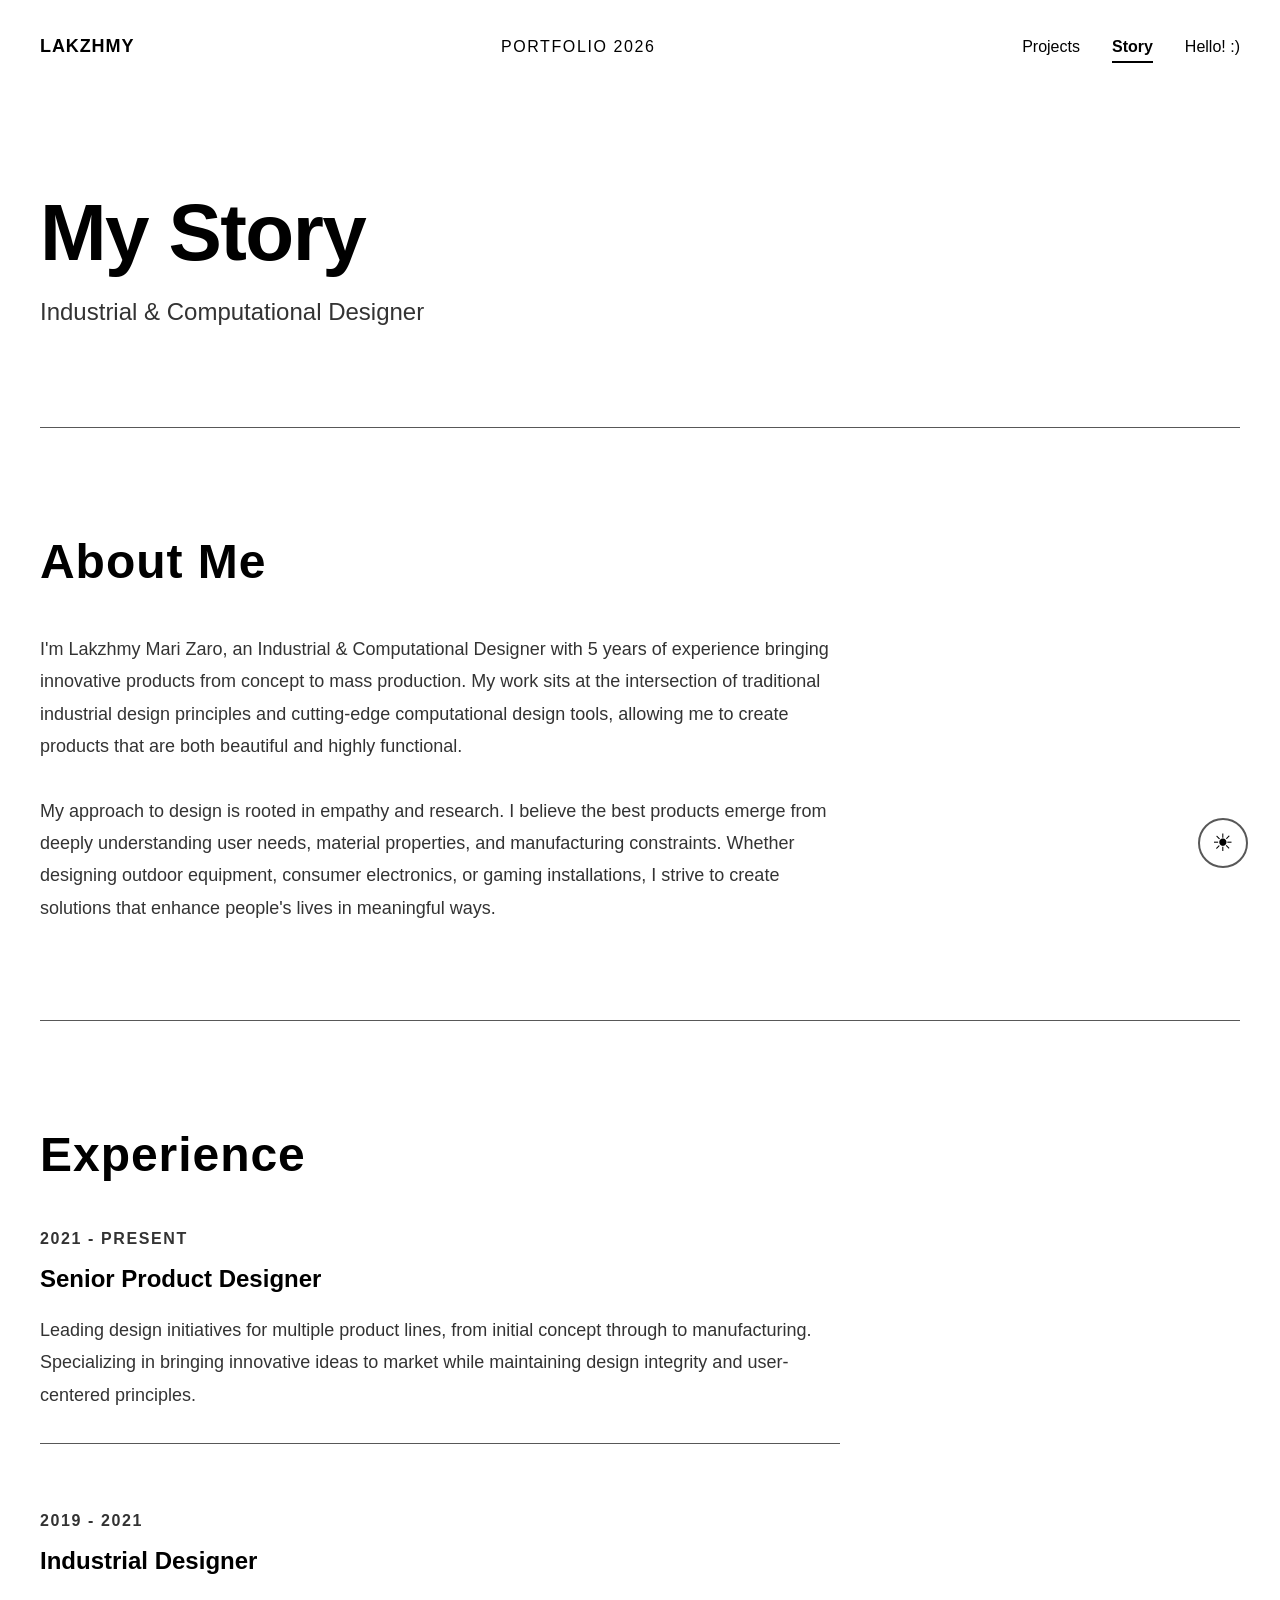
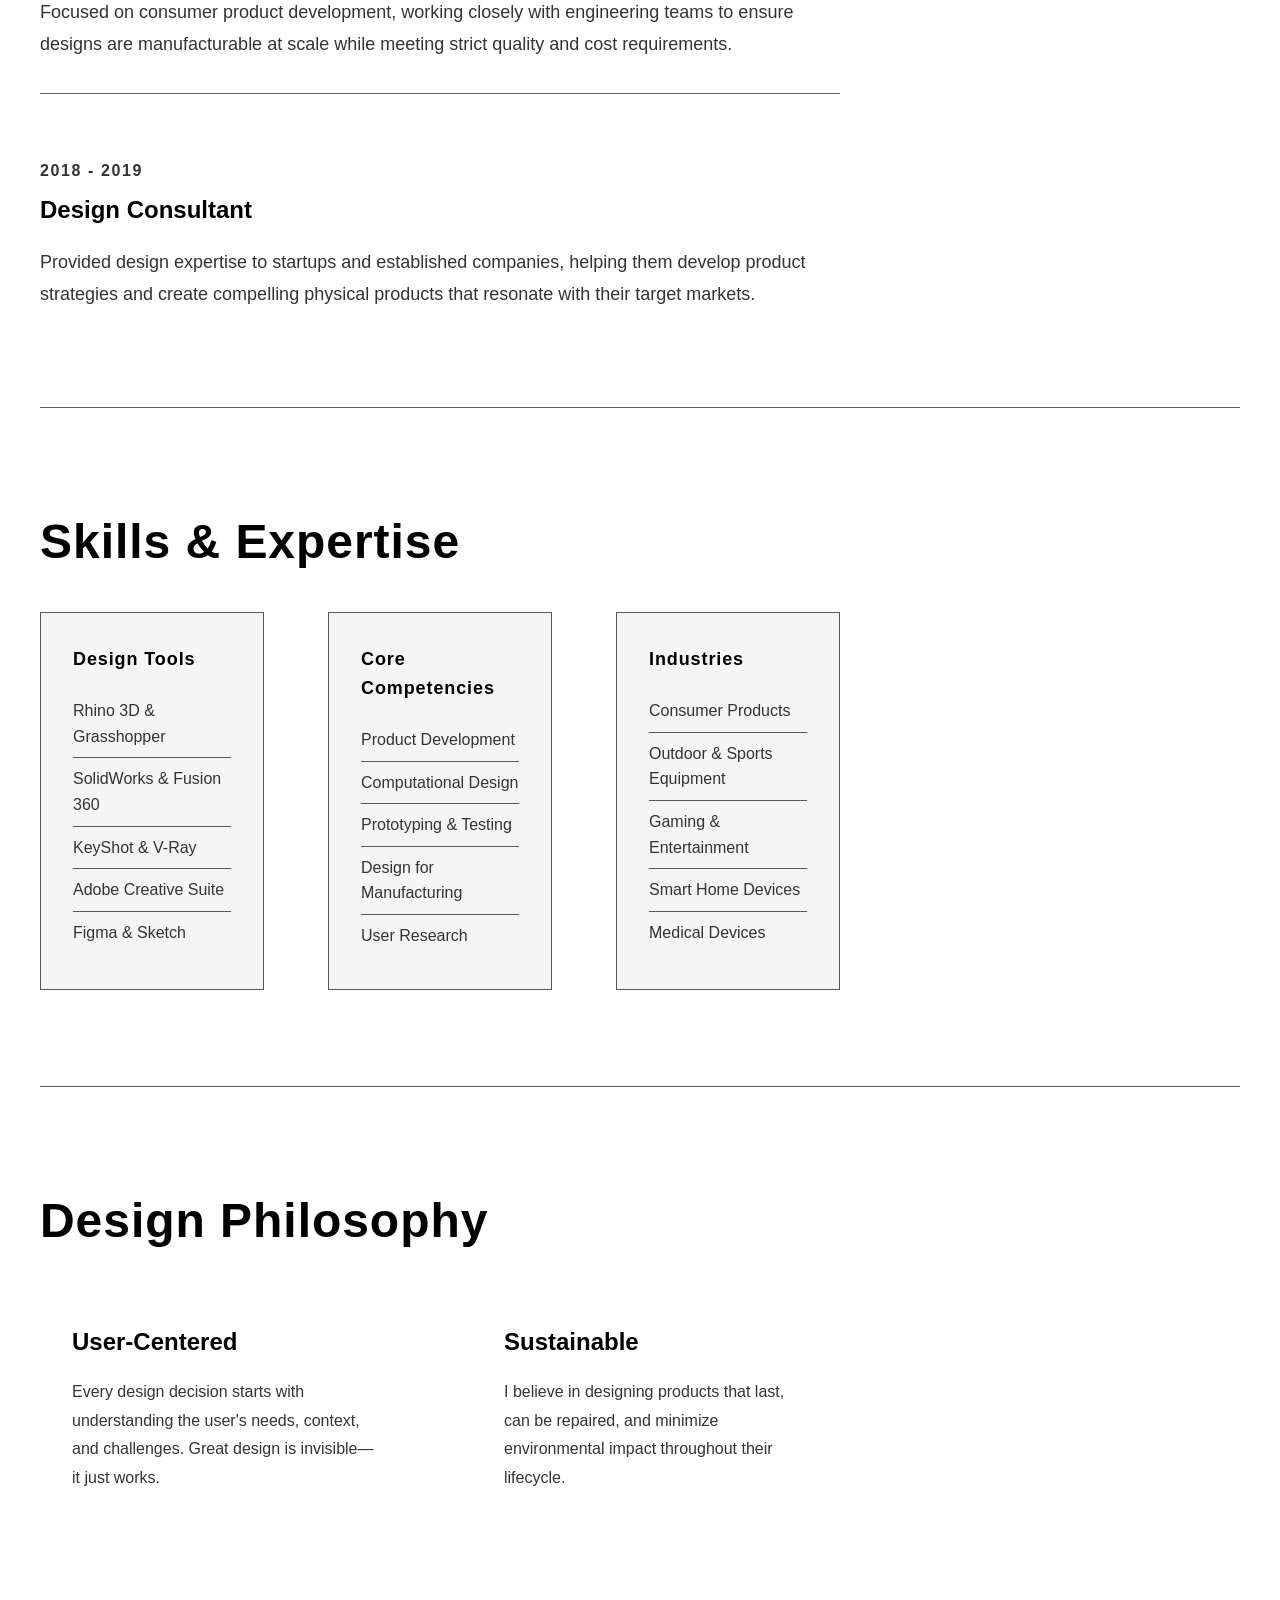
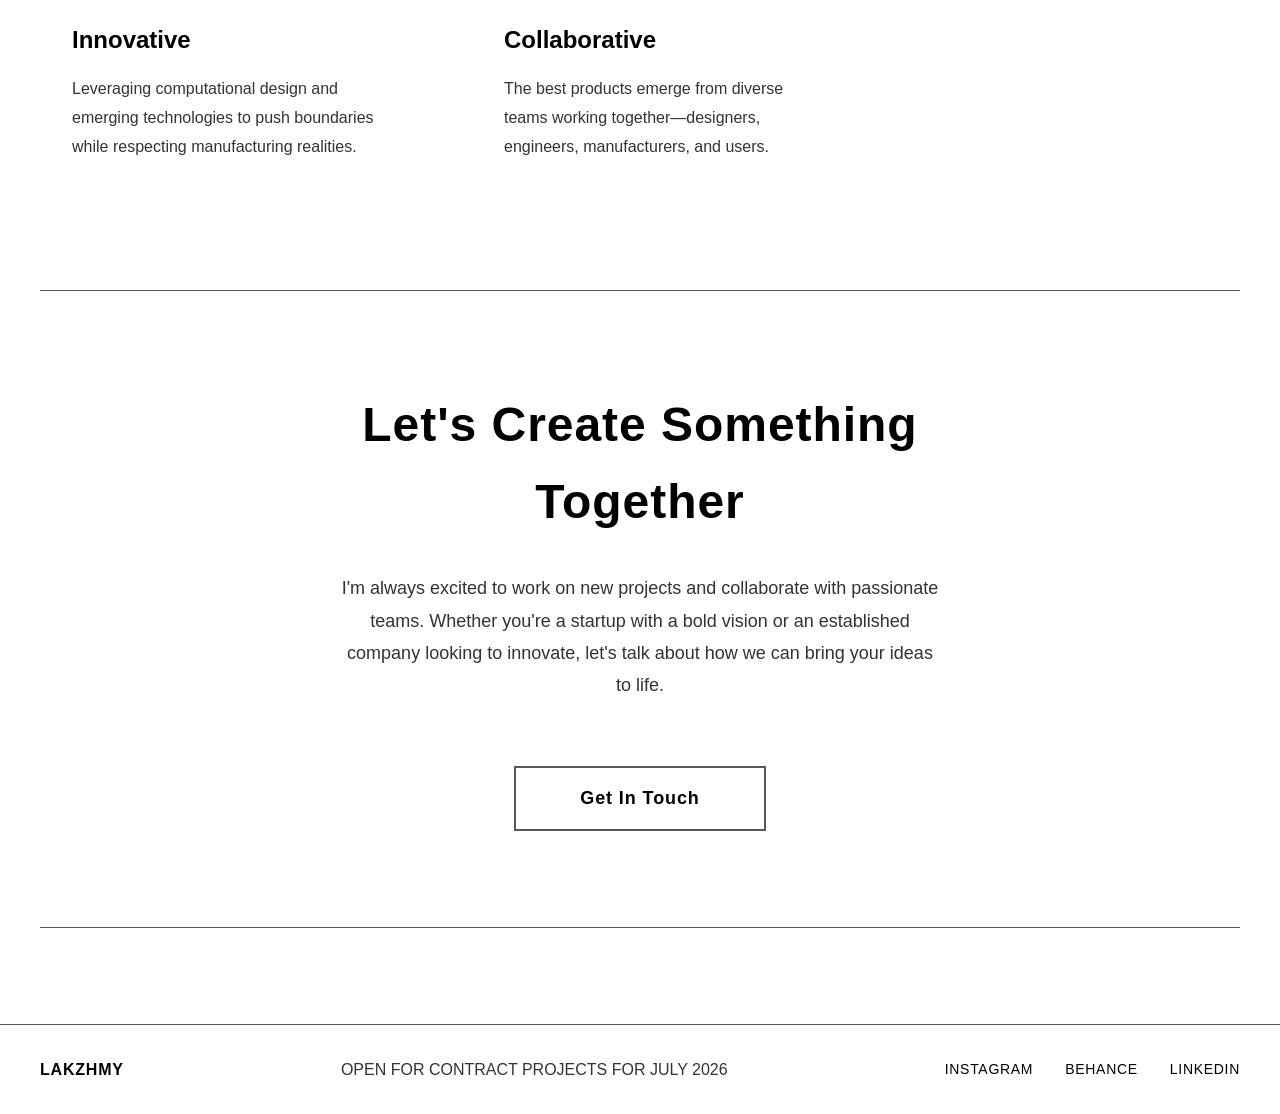
<file: story.html>
<!DOCTYPE html>
<html lang="en">
<head>
    <meta charset="UTF-8">
    <meta name="viewport" content="width=device-width, initial-scale=1.0">
    <meta name="description" content="About Lakzhmy Mari Zaro - Industrial & Computational Designer">
    <title>Story | Lakzhmy Mari Zaro</title>
    <link rel="stylesheet" href="css/style.css">
    <link rel="stylesheet" href="css/story.css">
</head>
<body>
    <!-- Theme Switcher Button -->
    <button id="theme-toggle" class="theme-toggle" aria-label="Toggle theme">
        <span class="theme-icon"></span>
    </button>

    <!-- Header -->
    <header class="header">
        <div class="header-left">
            <a href="index.html" class="logo">LAKZHMY</a>
        </div>
        <div class="header-center">
            <span class="portfolio-year">PORTFOLIO 2026</span>
        </div>
        <nav class="header-right">
            <a href="index.html#projects" class="nav-link">Projects</a>
            <a href="story.html" class="nav-link active">Story</a>
            <a href="index.html#contact" class="nav-link">Hello! :)</a>
        </nav>
    </header>

    <!-- Main Content -->
    <main class="story-main">
        <!-- Hero Section -->
        <section class="story-hero">
            <h1 class="story-title">My Story</h1>
            <p class="story-subtitle">Industrial & Computational Designer</p>
        </section>

        <!-- About Section -->
        <section class="story-section">
            <div class="story-content">
                <h2 class="story-heading">About Me</h2>
                <p class="story-text">
                    I'm Lakzhmy Mari Zaro, an Industrial & Computational Designer with 5 years of experience
                    bringing innovative products from concept to mass production. My work sits at the
                    intersection of traditional industrial design principles and cutting-edge computational
                    design tools, allowing me to create products that are both beautiful and highly functional.
                </p>
                <p class="story-text">
                    My approach to design is rooted in empathy and research. I believe the best products
                    emerge from deeply understanding user needs, material properties, and manufacturing
                    constraints. Whether designing outdoor equipment, consumer electronics, or gaming
                    installations, I strive to create solutions that enhance people's lives in meaningful ways.
                </p>
            </div>
        </section>

        <!-- Experience Section -->
        <section class="story-section">
            <div class="story-content">
                <h2 class="story-heading">Experience</h2>
                <div class="experience-grid">
                    <div class="experience-item">
                        <h3 class="experience-year">2021 - Present</h3>
                        <h4 class="experience-title">Senior Product Designer</h4>
                        <p class="experience-description">
                            Leading design initiatives for multiple product lines, from initial concept
                            through to manufacturing. Specializing in bringing innovative ideas to market
                            while maintaining design integrity and user-centered principles.
                        </p>
                    </div>
                    <div class="experience-item">
                        <h3 class="experience-year">2019 - 2021</h3>
                        <h4 class="experience-title">Industrial Designer</h4>
                        <p class="experience-description">
                            Focused on consumer product development, working closely with engineering
                            teams to ensure designs are manufacturable at scale while meeting strict
                            quality and cost requirements.
                        </p>
                    </div>
                    <div class="experience-item">
                        <h3 class="experience-year">2018 - 2019</h3>
                        <h4 class="experience-title">Design Consultant</h4>
                        <p class="experience-description">
                            Provided design expertise to startups and established companies, helping
                            them develop product strategies and create compelling physical products
                            that resonate with their target markets.
                        </p>
                    </div>
                </div>
            </div>
        </section>

        <!-- Skills Section -->
        <section class="story-section">
            <div class="story-content">
                <h2 class="story-heading">Skills & Expertise</h2>
                <div class="skills-grid">
                    <div class="skill-category">
                        <h3 class="skill-category-title">Design Tools</h3>
                        <ul class="skill-list">
                            <li>Rhino 3D & Grasshopper</li>
                            <li>SolidWorks & Fusion 360</li>
                            <li>KeyShot & V-Ray</li>
                            <li>Adobe Creative Suite</li>
                            <li>Figma & Sketch</li>
                        </ul>
                    </div>
                    <div class="skill-category">
                        <h3 class="skill-category-title">Core Competencies</h3>
                        <ul class="skill-list">
                            <li>Product Development</li>
                            <li>Computational Design</li>
                            <li>Prototyping & Testing</li>
                            <li>Design for Manufacturing</li>
                            <li>User Research</li>
                        </ul>
                    </div>
                    <div class="skill-category">
                        <h3 class="skill-category-title">Industries</h3>
                        <ul class="skill-list">
                            <li>Consumer Products</li>
                            <li>Outdoor & Sports Equipment</li>
                            <li>Gaming & Entertainment</li>
                            <li>Smart Home Devices</li>
                            <li>Medical Devices</li>
                        </ul>
                    </div>
                </div>
            </div>
        </section>

        <!-- Philosophy Section -->
        <section class="story-section">
            <div class="story-content">
                <h2 class="story-heading">Design Philosophy</h2>
                <div class="philosophy-grid">
                    <div class="philosophy-item">
                        <h3 class="philosophy-title">User-Centered</h3>
                        <p class="philosophy-text">
                            Every design decision starts with understanding the user's needs, context,
                            and challenges. Great design is invisible—it just works.
                        </p>
                    </div>
                    <div class="philosophy-item">
                        <h3 class="philosophy-title">Sustainable</h3>
                        <p class="philosophy-text">
                            I believe in designing products that last, can be repaired, and minimize
                            environmental impact throughout their lifecycle.
                        </p>
                    </div>
                    <div class="philosophy-item">
                        <h3 class="philosophy-title">Innovative</h3>
                        <p class="philosophy-text">
                            Leveraging computational design and emerging technologies to push boundaries
                            while respecting manufacturing realities.
                        </p>
                    </div>
                    <div class="philosophy-item">
                        <h3 class="philosophy-title">Collaborative</h3>
                        <p class="philosophy-text">
                            The best products emerge from diverse teams working together—designers,
                            engineers, manufacturers, and users.
                        </p>
                    </div>
                </div>
            </div>
        </section>

        <!-- CTA Section -->
        <section class="story-section cta-section">
            <div class="story-content">
                <h2 class="story-heading">Let's Create Something Together</h2>
                <p class="story-text">
                    I'm always excited to work on new projects and collaborate with passionate teams.
                    Whether you're a startup with a bold vision or an established company looking to
                    innovate, let's talk about how we can bring your ideas to life.
                </p>
                <a href="index.html#contact" class="cta-button">Get In Touch</a>
            </div>
        </section>
    </main>

    <!-- Footer -->
    <footer class="footer">
        <div class="footer-left">
            <span class="footer-brand">LAKZHMY</span>
        </div>
        <div class="footer-center">
            <span class="footer-text">OPEN FOR CONTRACT PROJECTS FOR JULY 2026</span>
        </div>
        <div class="footer-right">
            <a href="https://instagram.com" target="_blank" rel="noopener" class="footer-link">INSTAGRAM</a>
            <a href="https://behance.net" target="_blank" rel="noopener" class="footer-link">BEHANCE</a>
            <a href="https://linkedin.com" target="_blank" rel="noopener" class="footer-link">LINKEDIN</a>
        </div>
    </footer>

    <script src="js/main.js"></script>
</body>
</html>
</file>
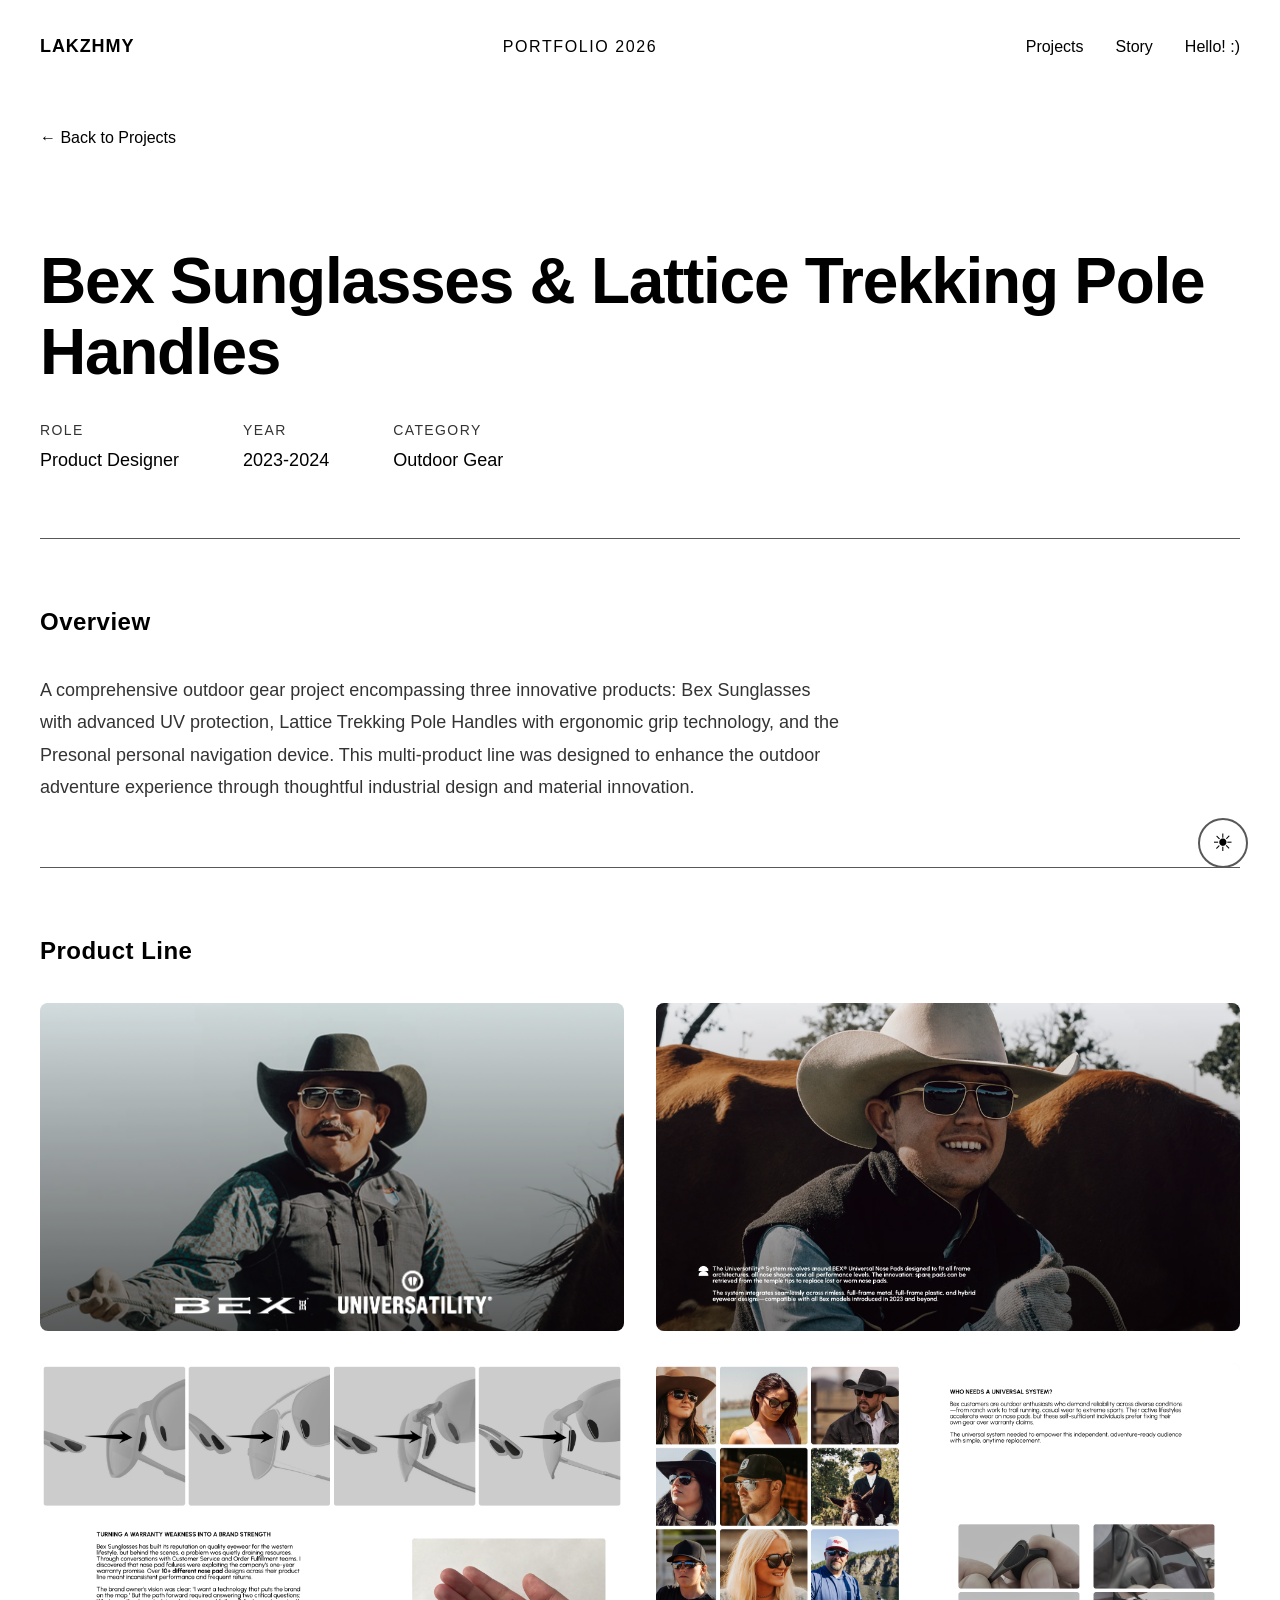
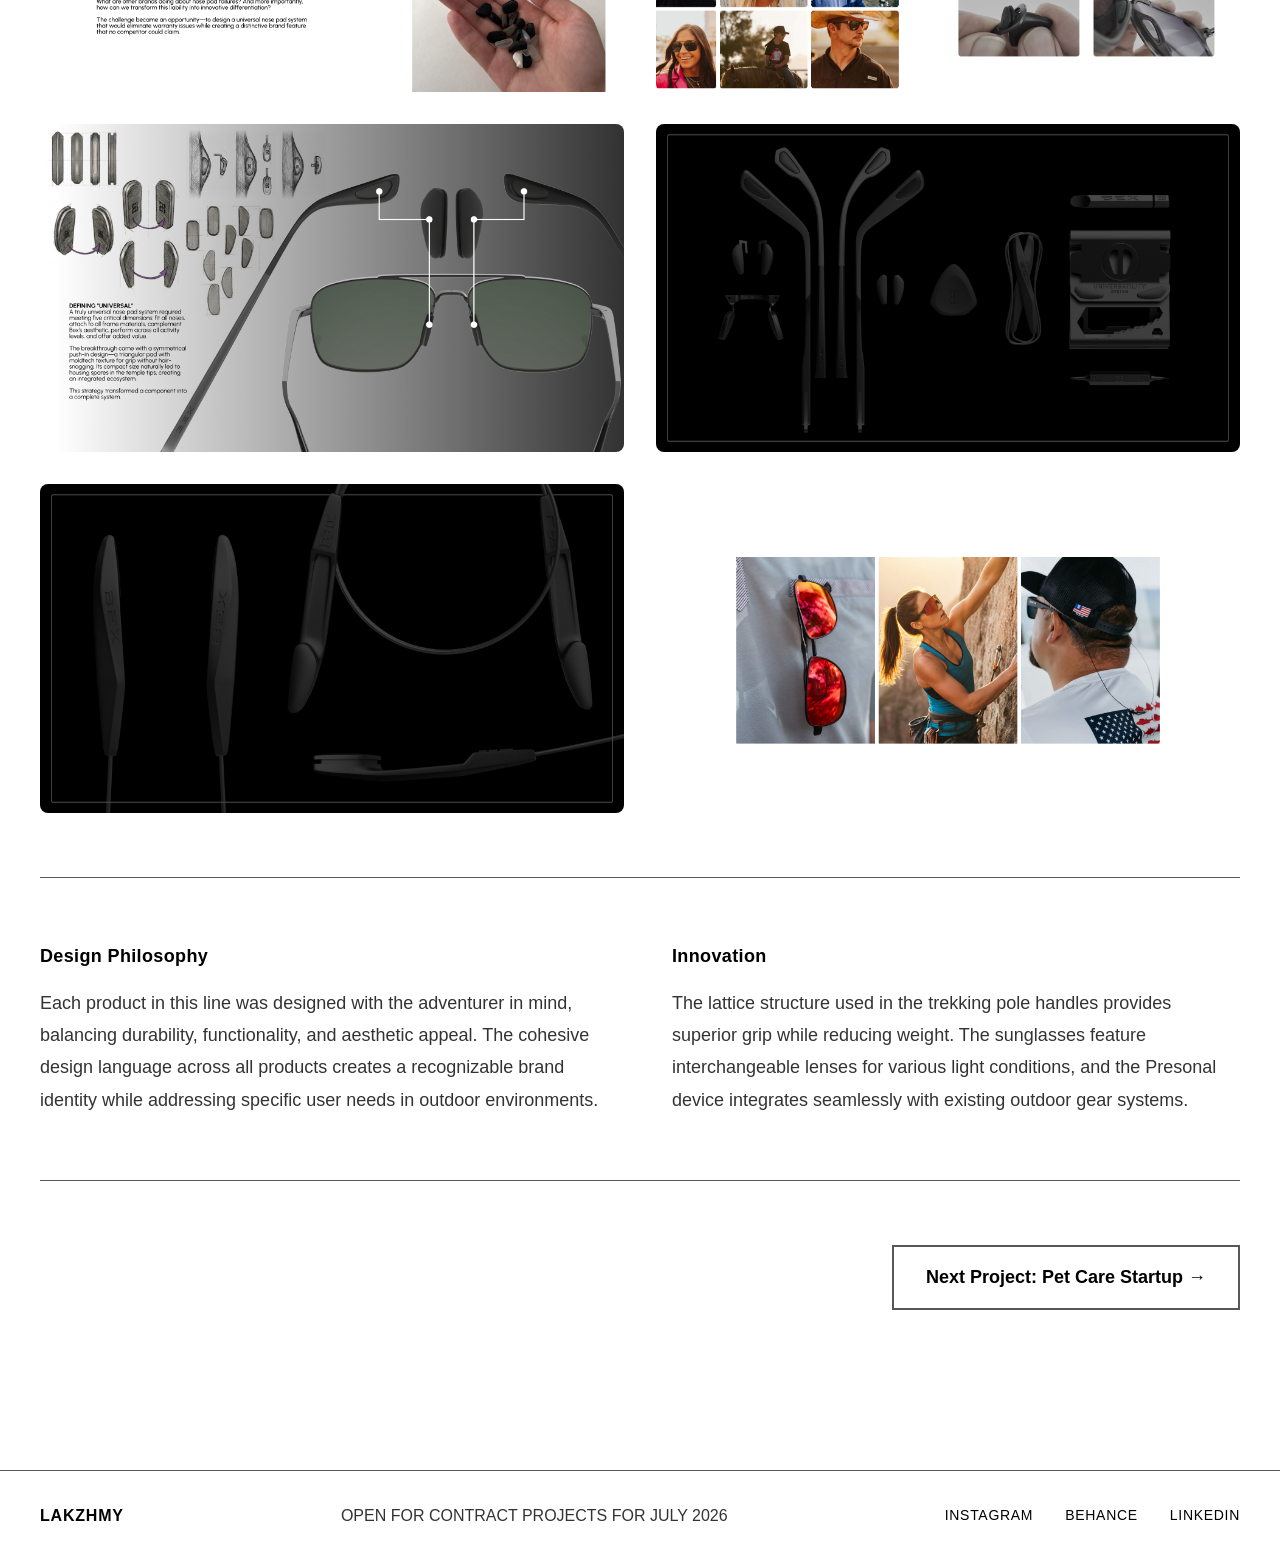
<file: projects/bex-sunglasses.html>
<!DOCTYPE html>
<html lang="en">
<head>
    <meta charset="UTF-8">
    <meta name="viewport" content="width=device-width, initial-scale=1.0">
    <meta name="description" content="Bex Sunglasses & Lattice Trekking Pole Handles - Lakzhmy Mari Zaro Portfolio">
    <title>Bex Sunglasses | Lakzhmy Mari Zaro</title>
    <link rel="stylesheet" href="../css/style.css">
    <link rel="stylesheet" href="../css/project.css">
</head>
<body>
    <button id="theme-toggle" class="theme-toggle" aria-label="Toggle theme">
        <span class="theme-icon"></span>
    </button>

    <header class="header">
        <div class="header-left">
            <a href="../index.html" class="logo">LAKZHMY</a>
        </div>
        <div class="header-center">
            <span class="portfolio-year">PORTFOLIO 2026</span>
        </div>
        <nav class="header-right">
            <a href="../index.html#projects" class="nav-link">Projects</a>
            <a href="../story.html" class="nav-link">Story</a>
            <a href="../index.html#contact" class="nav-link">Hello! :)</a>
        </nav>
    </header>

    <main class="project-main">
        <div class="back-nav">
            <a href="../index.html#projects" class="back-link">← Back to Projects</a>
        </div>

        <section class="project-header">
            <h1 class="project-main-title">Bex Sunglasses & Lattice Trekking Pole Handles</h1>
            <div class="project-meta">
                <div class="meta-item">
                    <span class="meta-label">Role</span>
                    <span class="meta-value">Product Designer</span>
                </div>
                <div class="meta-item">
                    <span class="meta-label">Year</span>
                    <span class="meta-value">2023-2024</span>
                </div>
                <div class="meta-item">
                    <span class="meta-label">Category</span>
                    <span class="meta-value">Outdoor Gear</span>
                </div>
            </div>
        </section>

        <section class="project-section">
            <h2 class="section-heading">Overview</h2>
            <p class="project-description">
                A comprehensive outdoor gear project encompassing three innovative products: Bex Sunglasses
                with advanced UV protection, Lattice Trekking Pole Handles with ergonomic grip technology,
                and the Presonal personal navigation device. This multi-product line was designed to enhance
                the outdoor adventure experience through thoughtful industrial design and material innovation.
            </p>
        </section>

        <section class="project-section">
            <h2 class="section-heading">Product Line</h2>
            <div class="project-images-grid">
                <div class="project-image-card">
                    <img data-src="../images/bex-sunglasses/LZ_bunp_1.png" alt="Bex Sunglasses product view 1">
                </div>
                <div class="project-image-card">
                    <img data-src="../images/bex-sunglasses/LZ_bunp_2.png" alt="Bex Sunglasses product view 2">
                </div>
                <div class="project-image-card">
                    <img data-src="../images/bex-sunglasses/LZ_bunp_3.png" alt="Bex Sunglasses product view 3">
                </div>
                <div class="project-image-card">
                    <img data-src="../images/bex-sunglasses/LZ_bunp_4.png" alt="Bex Sunglasses product view 4">
                </div>
                <div class="project-image-card">
                    <img data-src="../images/bex-sunglasses/LZ_bunp_5.png" alt="Bex Sunglasses product view 5">
                </div>
                <div class="project-image-card">
                    <img data-src="../images/bex-sunglasses/LZ_bunp_6.png" alt="Bex Sunglasses product view 6">
                </div>
                <div class="project-image-card">
                    <img data-src="../images/bex-sunglasses/LZ_bunp_7.png" alt="Bex Sunglasses product view 7">
                </div>
                <div class="project-image-card">
                    <img data-src="../images/bex-sunglasses/LZ_bunp_8.png" alt="Bex Sunglasses product view 8">
                </div>
            </div>
        </section>

        <section class="project-section">
            <div class="two-column-section">
                <div class="column">
                    <h2 class="section-heading">Design Philosophy</h2>
                    <p class="project-description">
                        Each product in this line was designed with the adventurer in mind, balancing
                        durability, functionality, and aesthetic appeal. The cohesive design language
                        across all products creates a recognizable brand identity while addressing
                        specific user needs in outdoor environments.
                    </p>
                </div>
                <div class="column">
                    <h2 class="section-heading">Innovation</h2>
                    <p class="project-description">
                        The lattice structure used in the trekking pole handles provides superior grip
                        while reducing weight. The sunglasses feature interchangeable lenses for various
                        light conditions, and the Presonal device integrates seamlessly with existing
                        outdoor gear systems.
                    </p>
                </div>
            </div>
        </section>

        <section class="project-navigation">
            <a href="pet-care-startup.html" class="next-project-link">
                Next Project: Pet Care Startup →
            </a>
        </section>
    </main>

    <footer class="footer">
        <div class="footer-left">
            <span class="footer-brand">LAKZHMY</span>
        </div>
        <div class="footer-center">
            <span class="footer-text">OPEN FOR CONTRACT PROJECTS FOR JULY 2026</span>
        </div>
        <div class="footer-right">
            <a href="https://instagram.com" target="_blank" rel="noopener" class="footer-link">INSTAGRAM</a>
            <a href="https://behance.net" target="_blank" rel="noopener" class="footer-link">BEHANCE</a>
            <a href="https://linkedin.com" target="_blank" rel="noopener" class="footer-link">LINKEDIN</a>
        </div>
    </footer>

    <script src="../js/main.js"></script>
</body>
</html>
</file>
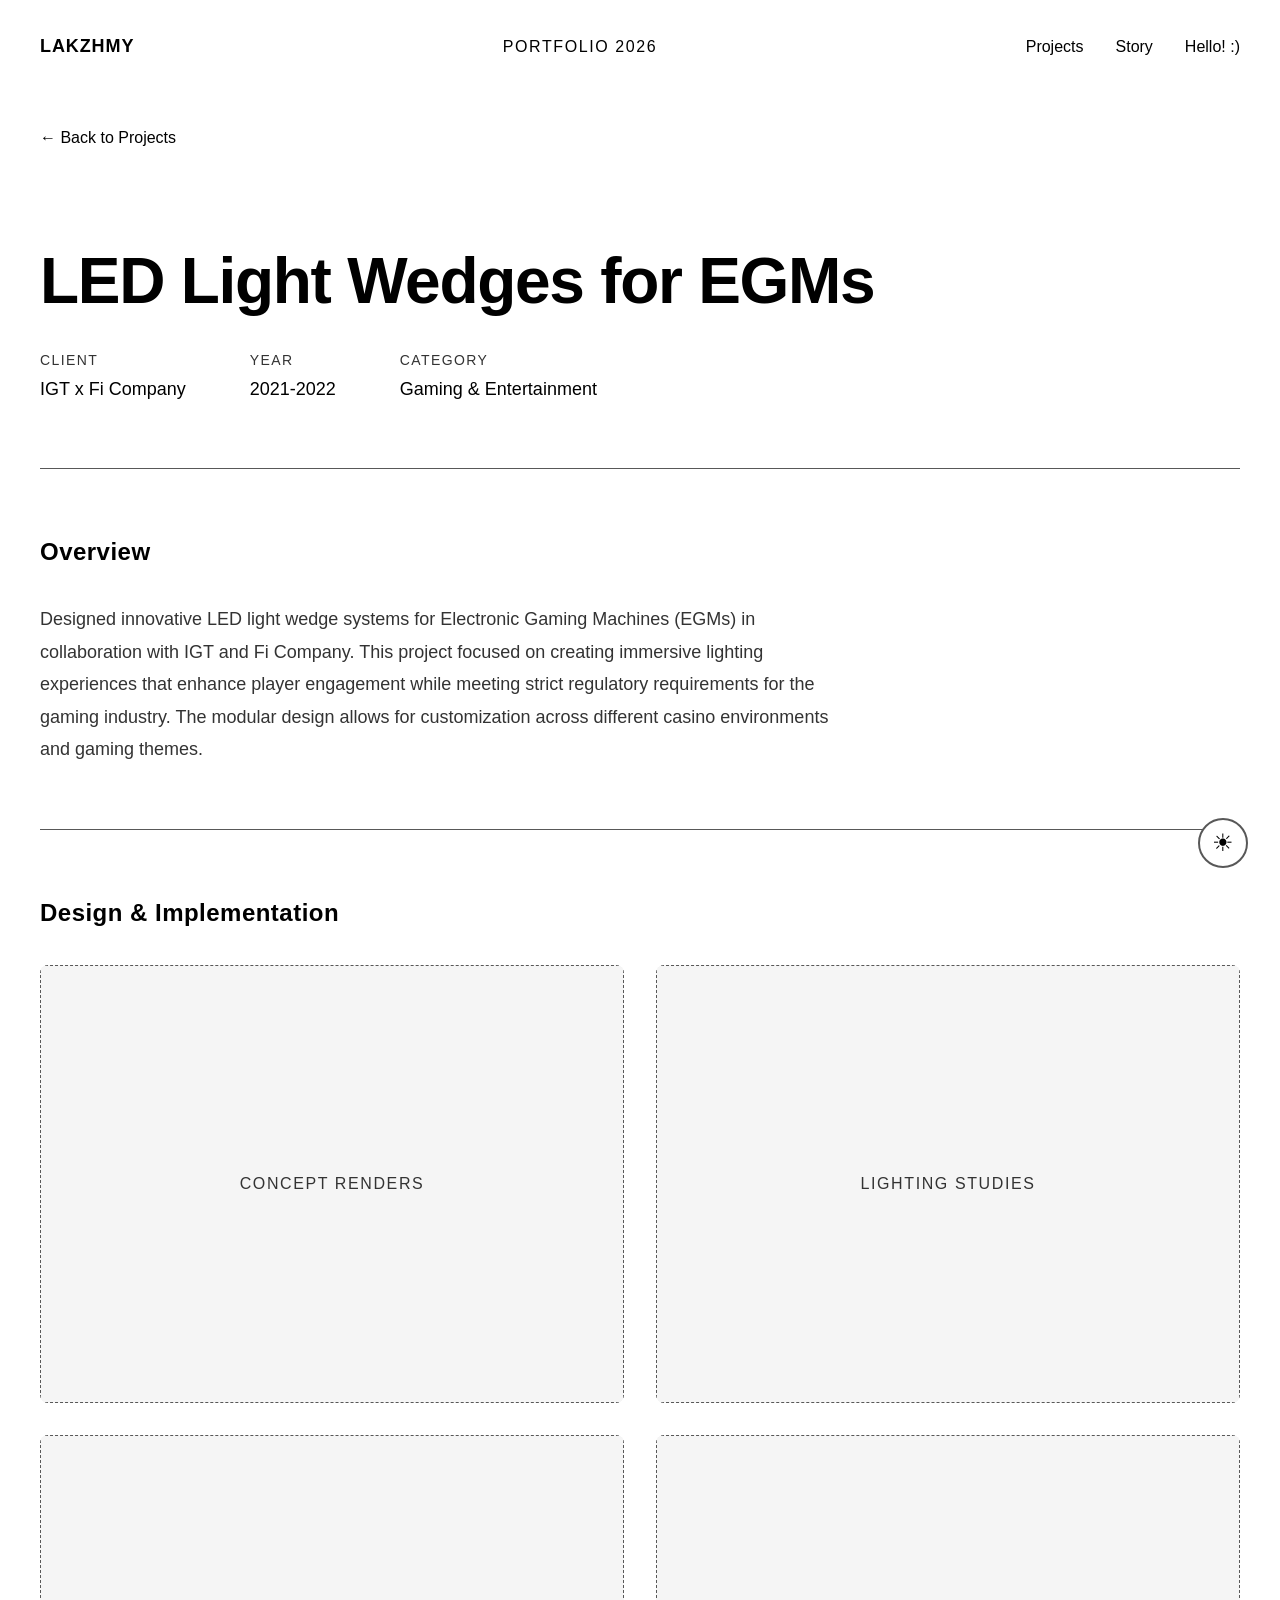
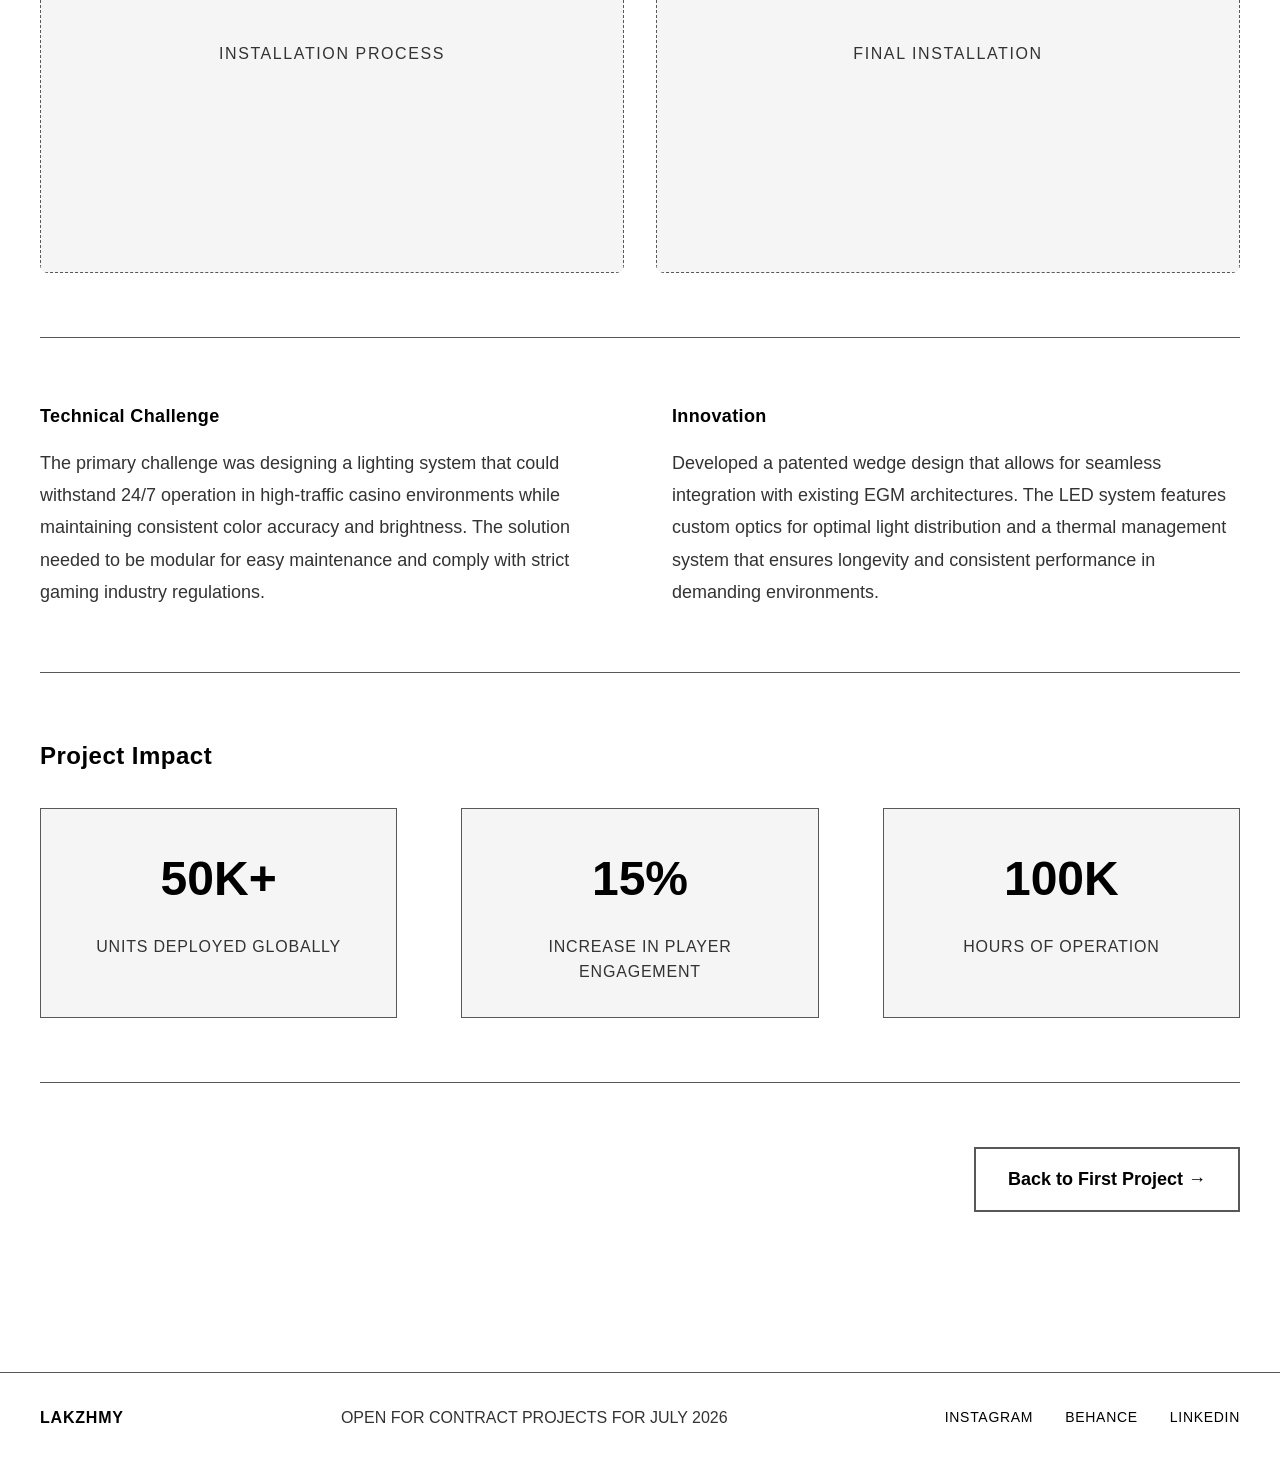
<file: projects/led-light-wedges.html>
<!DOCTYPE html>
<html lang="en">
<head>
    <meta charset="UTF-8">
    <meta name="viewport" content="width=device-width, initial-scale=1.0">
    <meta name="description" content="LED Light Wedges for EGMs - IGT x Fi Company - Lakzhmy Mari Zaro Portfolio">
    <title>LED Light Wedges | Lakzhmy Mari Zaro</title>
    <link rel="stylesheet" href="../css/style.css">
    <link rel="stylesheet" href="../css/project.css">
</head>
<body>
    <button id="theme-toggle" class="theme-toggle" aria-label="Toggle theme">
        <span class="theme-icon"></span>
    </button>

    <header class="header">
        <div class="header-left">
            <a href="../index.html" class="logo">LAKZHMY</a>
        </div>
        <div class="header-center">
            <span class="portfolio-year">PORTFOLIO 2026</span>
        </div>
        <nav class="header-right">
            <a href="../index.html#projects" class="nav-link">Projects</a>
            <a href="../story.html" class="nav-link">Story</a>
            <a href="../index.html#contact" class="nav-link">Hello! :)</a>
        </nav>
    </header>

    <main class="project-main">
        <div class="back-nav">
            <a href="../index.html#projects" class="back-link">← Back to Projects</a>
        </div>

        <section class="project-header">
            <h1 class="project-main-title">LED Light Wedges for EGMs</h1>
            <div class="project-meta">
                <div class="meta-item">
                    <span class="meta-label">Client</span>
                    <span class="meta-value">IGT x Fi Company</span>
                </div>
                <div class="meta-item">
                    <span class="meta-label">Year</span>
                    <span class="meta-value">2021-2022</span>
                </div>
                <div class="meta-item">
                    <span class="meta-label">Category</span>
                    <span class="meta-value">Gaming & Entertainment</span>
                </div>
            </div>
        </section>

        <section class="project-section">
            <h2 class="section-heading">Overview</h2>
            <p class="project-description">
                Designed innovative LED light wedge systems for Electronic Gaming Machines (EGMs) in
                collaboration with IGT and Fi Company. This project focused on creating immersive lighting
                experiences that enhance player engagement while meeting strict regulatory requirements
                for the gaming industry. The modular design allows for customization across different
                casino environments and gaming themes.
            </p>
        </section>

        <section class="project-section">
            <h2 class="section-heading">Design & Implementation</h2>
            <div class="project-images-grid">
                <div class="project-image-card">
                    <div class="image-placeholder">
                        <span class="placeholder-text">Concept Renders</span>
                    </div>
                </div>
                <div class="project-image-card">
                    <div class="image-placeholder">
                        <span class="placeholder-text">Lighting Studies</span>
                    </div>
                </div>
                <div class="project-image-card">
                    <div class="image-placeholder">
                        <span class="placeholder-text">Installation Process</span>
                    </div>
                </div>
                <div class="project-image-card">
                    <div class="image-placeholder">
                        <span class="placeholder-text">Final Installation</span>
                    </div>
                </div>
            </div>
        </section>

        <section class="project-section">
            <div class="two-column-section">
                <div class="column">
                    <h2 class="section-heading">Technical Challenge</h2>
                    <p class="project-description">
                        The primary challenge was designing a lighting system that could withstand
                        24/7 operation in high-traffic casino environments while maintaining consistent
                        color accuracy and brightness. The solution needed to be modular for easy
                        maintenance and comply with strict gaming industry regulations.
                    </p>
                </div>
                <div class="column">
                    <h2 class="section-heading">Innovation</h2>
                    <p class="project-description">
                        Developed a patented wedge design that allows for seamless integration with
                        existing EGM architectures. The LED system features custom optics for optimal
                        light distribution and a thermal management system that ensures longevity and
                        consistent performance in demanding environments.
                    </p>
                </div>
            </div>
        </section>

        <section class="project-section">
            <h2 class="section-heading">Project Impact</h2>
            <div class="impact-grid">
                <div class="impact-item">
                    <h3 class="impact-number">50K+</h3>
                    <p class="impact-label">Units Deployed Globally</p>
                </div>
                <div class="impact-item">
                    <h3 class="impact-number">15%</h3>
                    <p class="impact-label">Increase in Player Engagement</p>
                </div>
                <div class="impact-item">
                    <h3 class="impact-number">100K</h3>
                    <p class="impact-label">Hours of Operation</p>
                </div>
            </div>
        </section>

        <section class="project-navigation">
            <a href="nose-pad-system.html" class="next-project-link">
                Back to First Project →
            </a>
        </section>
    </main>

    <footer class="footer">
        <div class="footer-left">
            <span class="footer-brand">LAKZHMY</span>
        </div>
        <div class="footer-center">
            <span class="footer-text">OPEN FOR CONTRACT PROJECTS FOR JULY 2026</span>
        </div>
        <div class="footer-right">
            <a href="https://instagram.com" target="_blank" rel="noopener" class="footer-link">INSTAGRAM</a>
            <a href="https://behance.net" target="_blank" rel="noopener" class="footer-link">BEHANCE</a>
            <a href="https://linkedin.com" target="_blank" rel="noopener" class="footer-link">LINKEDIN</a>
        </div>
    </footer>

    <script src="../js/main.js"></script>
</body>
</html>
</file>
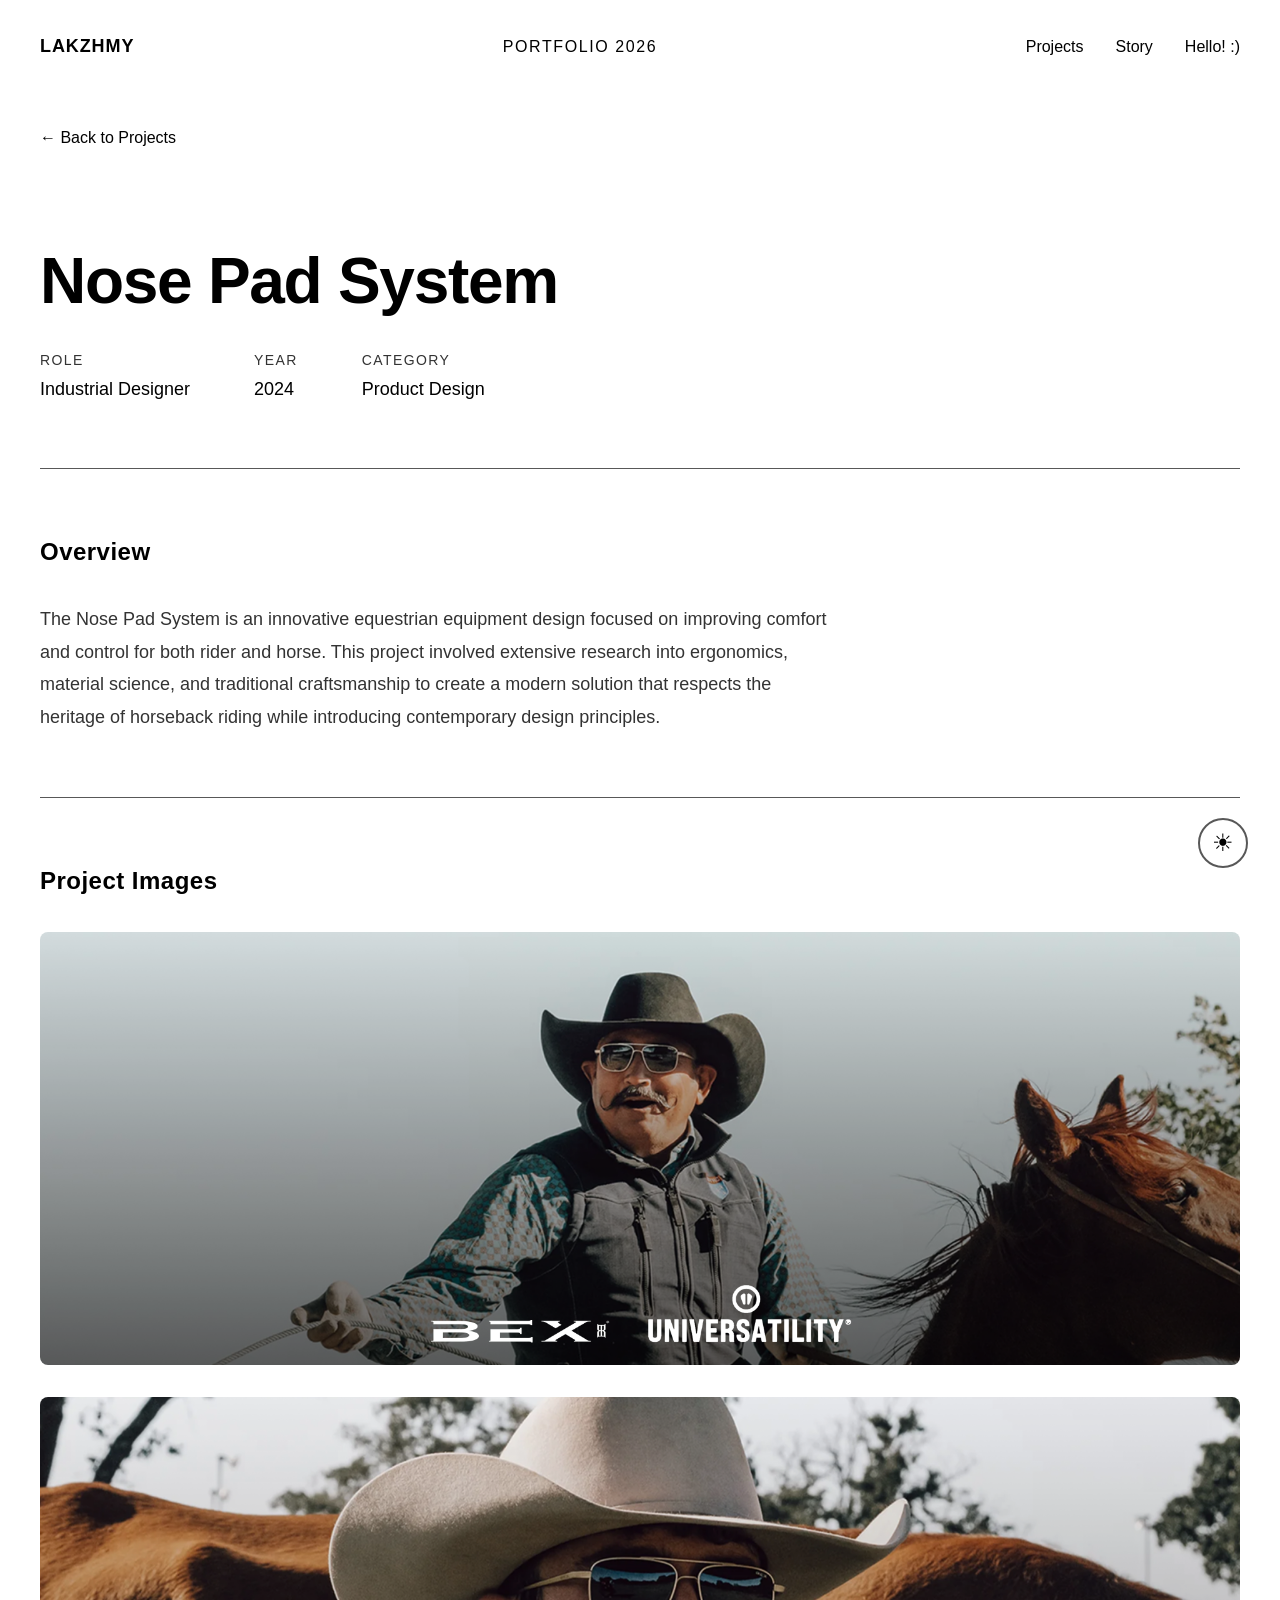
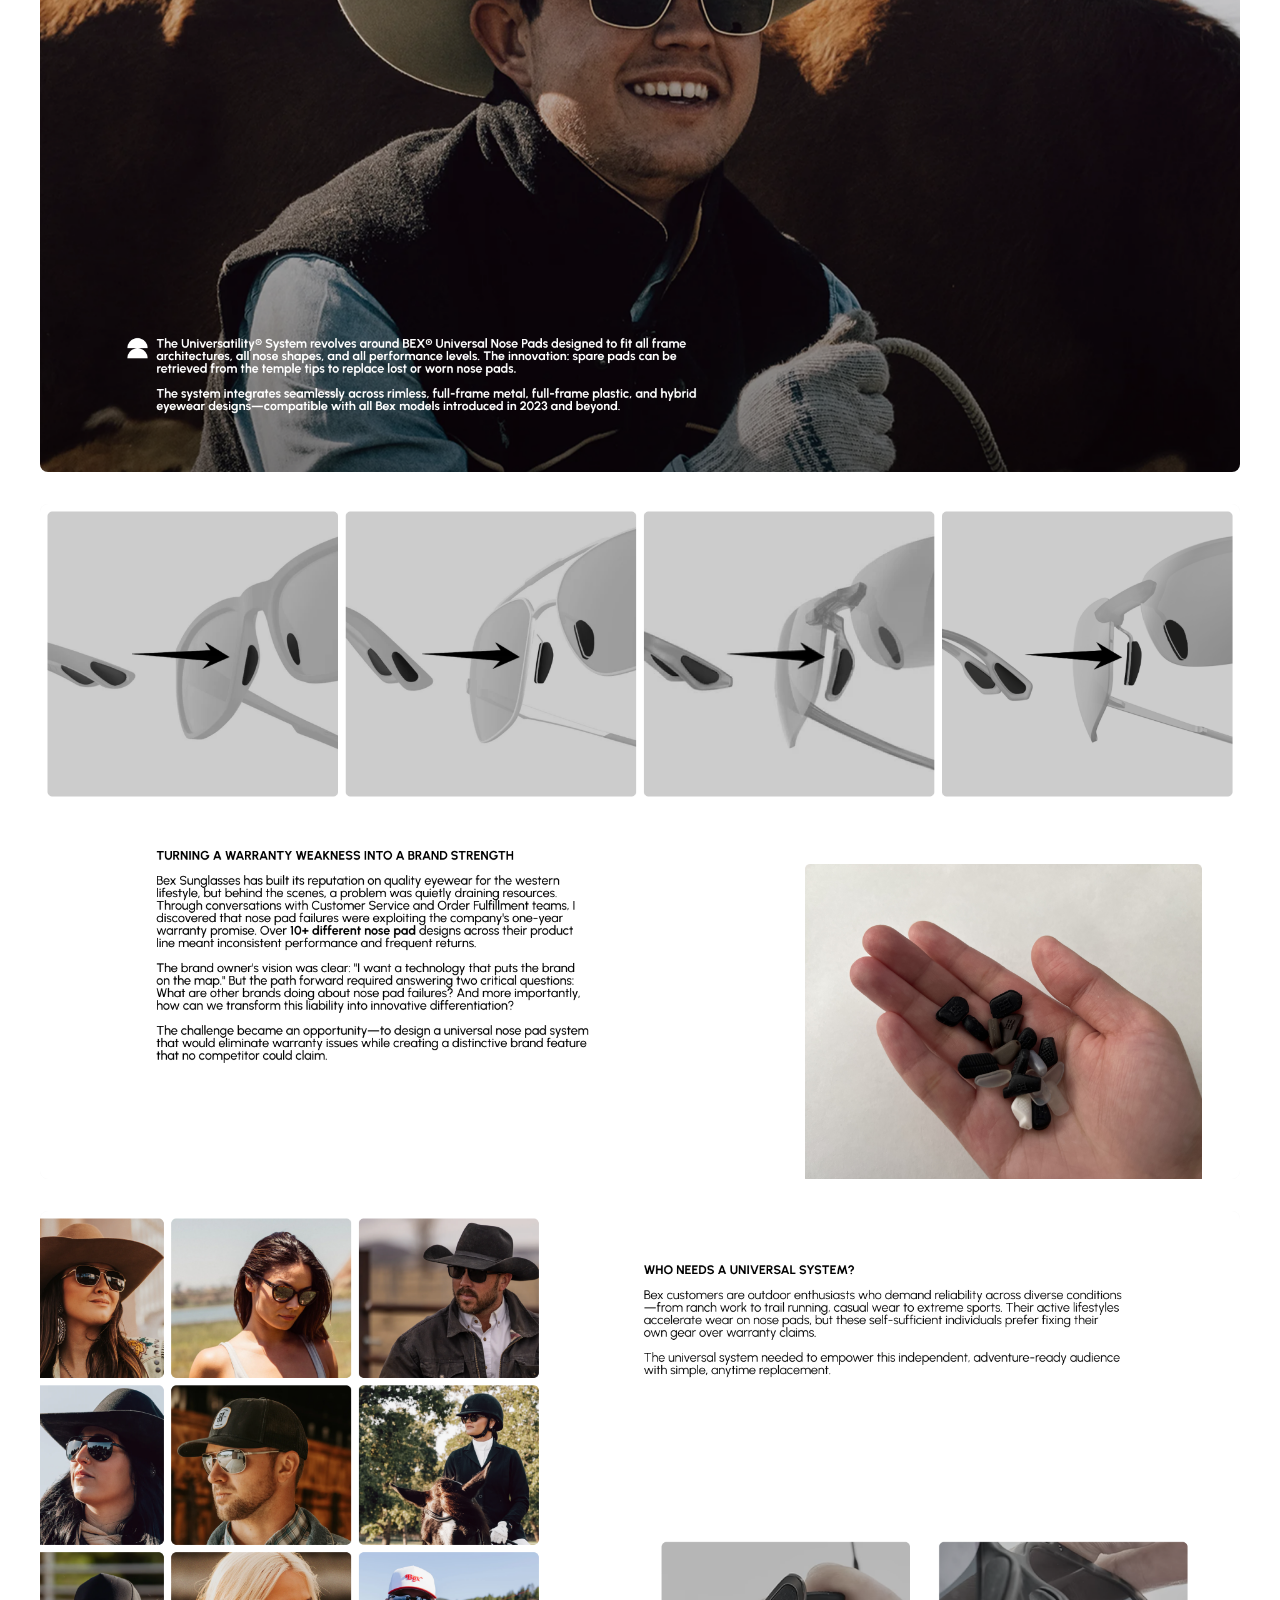
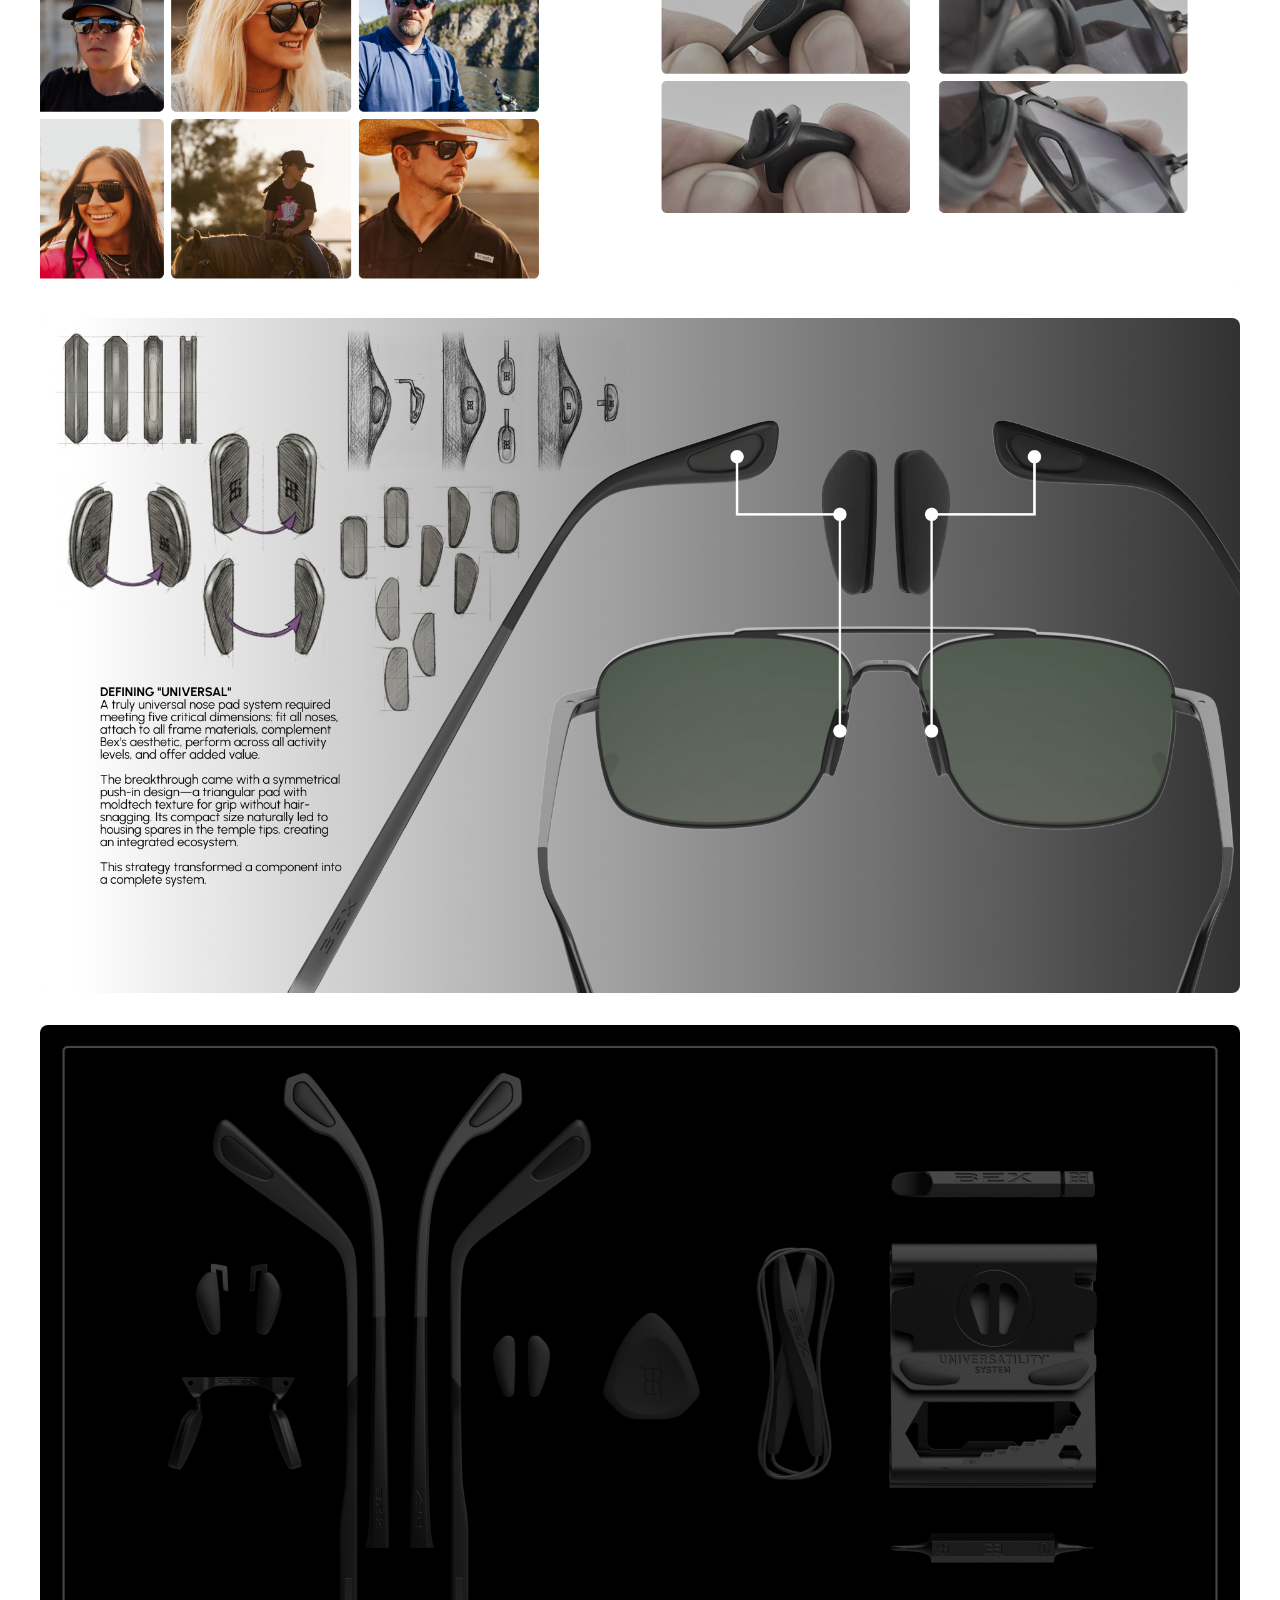
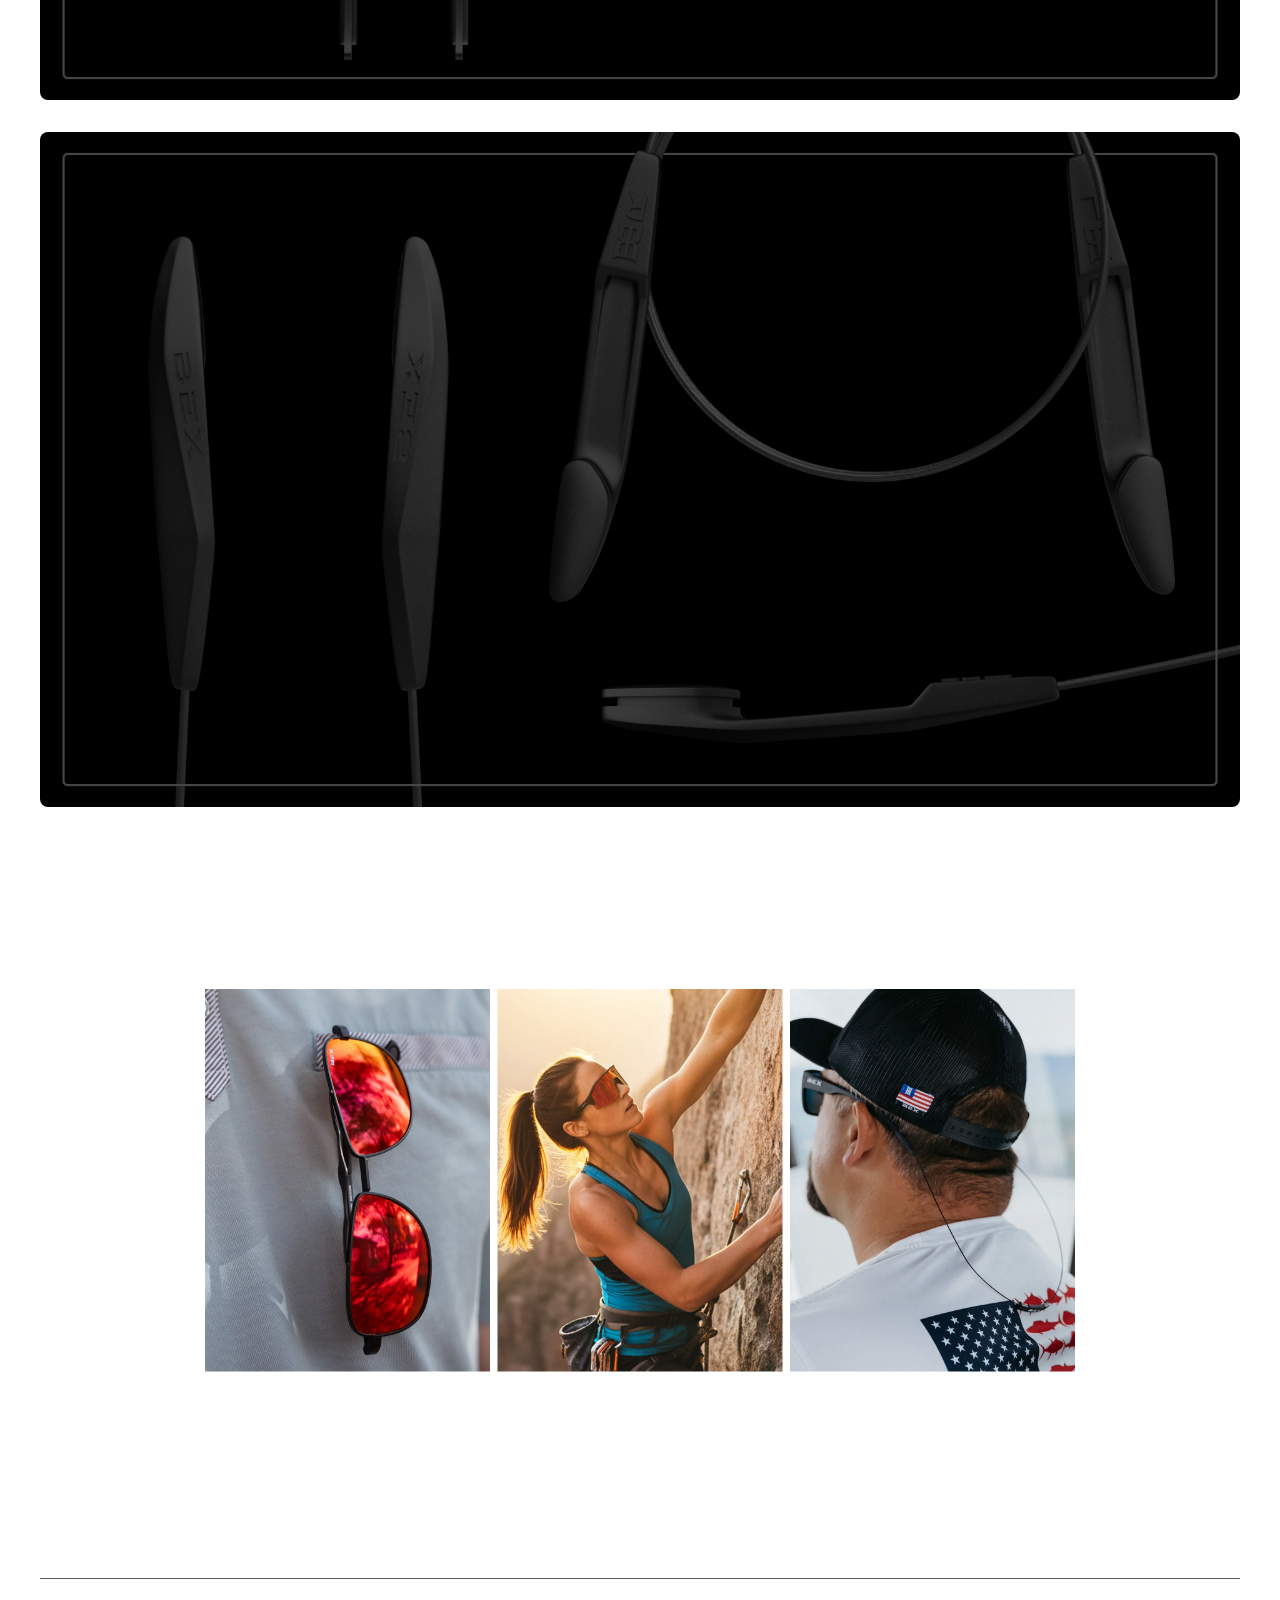
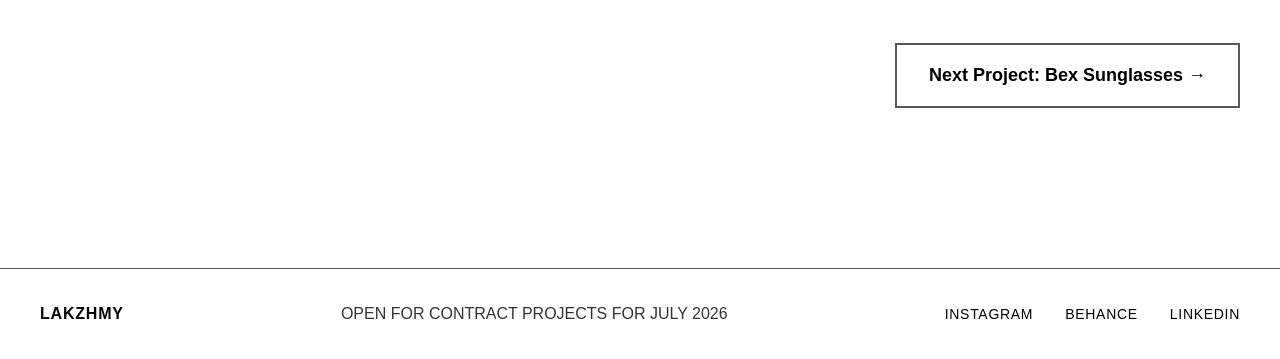
<file: projects/nose-pad-system.html>
<!DOCTYPE html>
<html lang="en">
<head>
    <meta charset="UTF-8">
    <meta name="viewport" content="width=device-width, initial-scale=1.0">
    <meta name="description" content="Nose Pad System - Lakzhmy Mari Zaro Portfolio">
    <title>Nose Pad System | Lakzhmy Mari Zaro</title>
    <link rel="stylesheet" href="../css/style.css">
    <link rel="stylesheet" href="../css/project.css">
</head>
<body>
    <!-- Theme Switcher Button -->
    <button id="theme-toggle" class="theme-toggle" aria-label="Toggle theme">
        <span class="theme-icon"></span>
    </button>

    <!-- Header -->
    <header class="header">
        <div class="header-left">
            <a href="../index.html" class="logo">LAKZHMY</a>
        </div>
        <div class="header-center">
            <span class="portfolio-year">PORTFOLIO 2026</span>
        </div>
        <nav class="header-right">
            <a href="../index.html#projects" class="nav-link">Projects</a>
            <a href="../story.html" class="nav-link">Story</a>
            <a href="../index.html#contact" class="nav-link">Hello! :)</a>
        </nav>
    </header>

    <!-- Main Content -->
    <main class="project-main">
        <!-- Back Navigation -->
        <div class="back-nav">
            <a href="../index.html#projects" class="back-link">← Back to Projects</a>
        </div>

        <!-- Project Header -->
        <section class="project-header">
            <h1 class="project-main-title">Nose Pad System</h1>
            <div class="project-meta">
                <div class="meta-item">
                    <span class="meta-label">Role</span>
                    <span class="meta-value">Industrial Designer</span>
                </div>
                <div class="meta-item">
                    <span class="meta-label">Year</span>
                    <span class="meta-value">2024</span>
                </div>
                <div class="meta-item">
                    <span class="meta-label">Category</span>
                    <span class="meta-value">Product Design</span>
                </div>
            </div>
        </section>

        <!-- Project Overview -->
        <section class="project-section">
            <h2 class="section-heading">Overview</h2>
            <p class="project-description">
                The Nose Pad System is an innovative equestrian equipment design focused on improving
                comfort and control for both rider and horse. This project involved extensive research
                into ergonomics, material science, and traditional craftsmanship to create a modern
                solution that respects the heritage of horseback riding while introducing contemporary
                design principles.
            </p>
        </section>

        <!-- Project Images -->
        <section class="project-section">
            <h2 class="section-heading">Project Images</h2>
            <div class="project-images-grid single-col">
                <div class="project-image-card">
                    <img data-src="../images/nose-pad-system/LZ_bunp_1.png" alt="Nose Pad System view 1">
                </div>
                <div class="project-image-card">
                    <img data-src="../images/nose-pad-system/LZ_bunp_2.png" alt="Nose Pad System view 2">
                </div>
                <div class="project-image-card">
                    <img data-src="../images/nose-pad-system/LZ_bunp_3.png" alt="Nose Pad System view 3">
                </div>
                <div class="project-image-card">
                    <img data-src="../images/nose-pad-system/LZ_bunp_4.png" alt="Nose Pad System view 4">
                </div>
                <div class="project-image-card">
                    <img data-src="../images/nose-pad-system/LZ_bunp_5.png" alt="Nose Pad System view 5">
                </div>
                <div class="project-image-card">
                    <img data-src="../images/nose-pad-system/LZ_bunp_6.png" alt="Nose Pad System view 6">
                </div>
                <div class="project-image-card">
                    <img data-src="../images/nose-pad-system/LZ_bunp_7.png" alt="Nose Pad System view 7">
                </div>
                <div class="project-image-card">
                    <img data-src="../images/nose-pad-system/LZ_bunp_8.png" alt="Nose Pad System view 8">
                </div>
            </div>
        </section>

        <!-- Navigation to Next Project -->
        <section class="project-navigation">
            <a href="bex-sunglasses.html" class="next-project-link">
                Next Project: Bex Sunglasses →
            </a>
        </section>
    </main>

    <!-- Footer -->
    <footer class="footer">
        <div class="footer-left">
            <span class="footer-brand">LAKZHMY</span>
        </div>
        <div class="footer-center">
            <span class="footer-text">OPEN FOR CONTRACT PROJECTS FOR JULY 2026</span>
        </div>
        <div class="footer-right">
            <a href="https://instagram.com" target="_blank" rel="noopener" class="footer-link">INSTAGRAM</a>
            <a href="https://behance.net" target="_blank" rel="noopener" class="footer-link">BEHANCE</a>
            <a href="https://linkedin.com" target="_blank" rel="noopener" class="footer-link">LINKEDIN</a>
        </div>
    </footer>

    <script src="../js/main.js"></script>
</body>
</html>
</file>
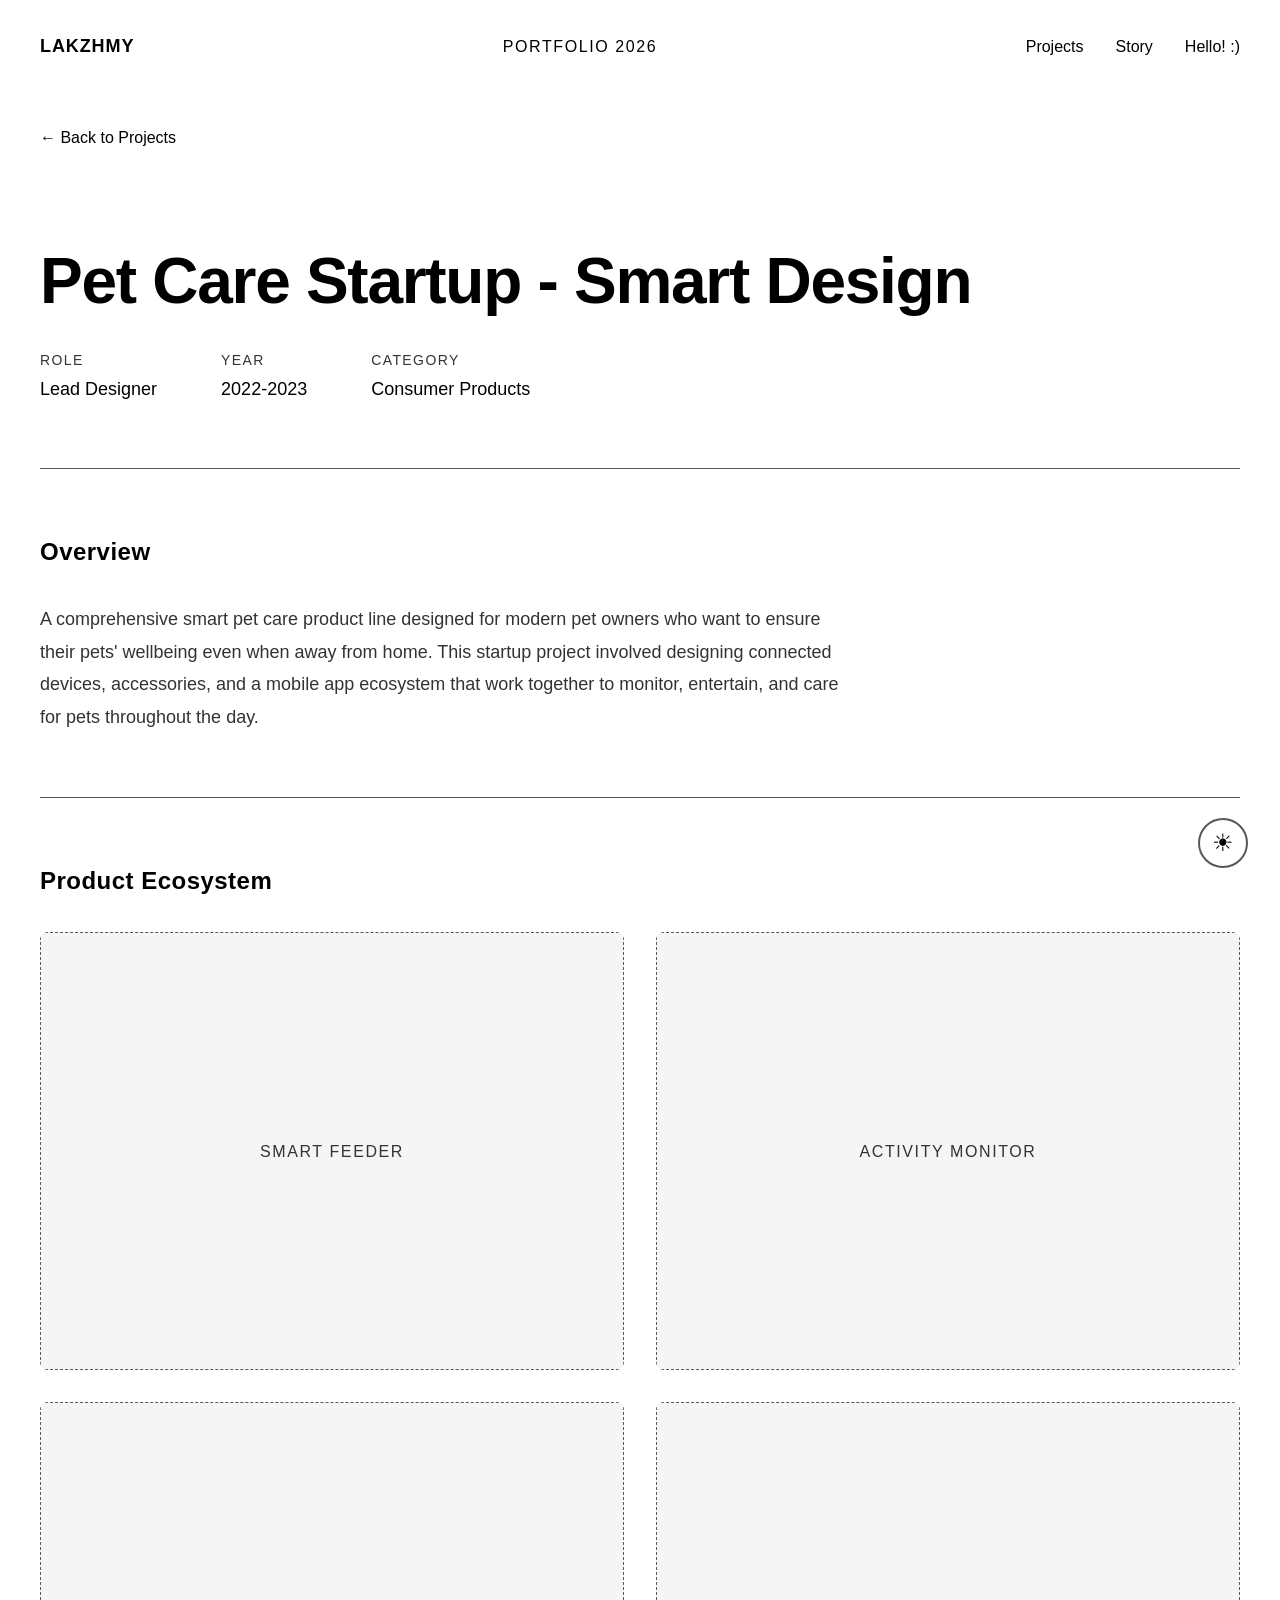
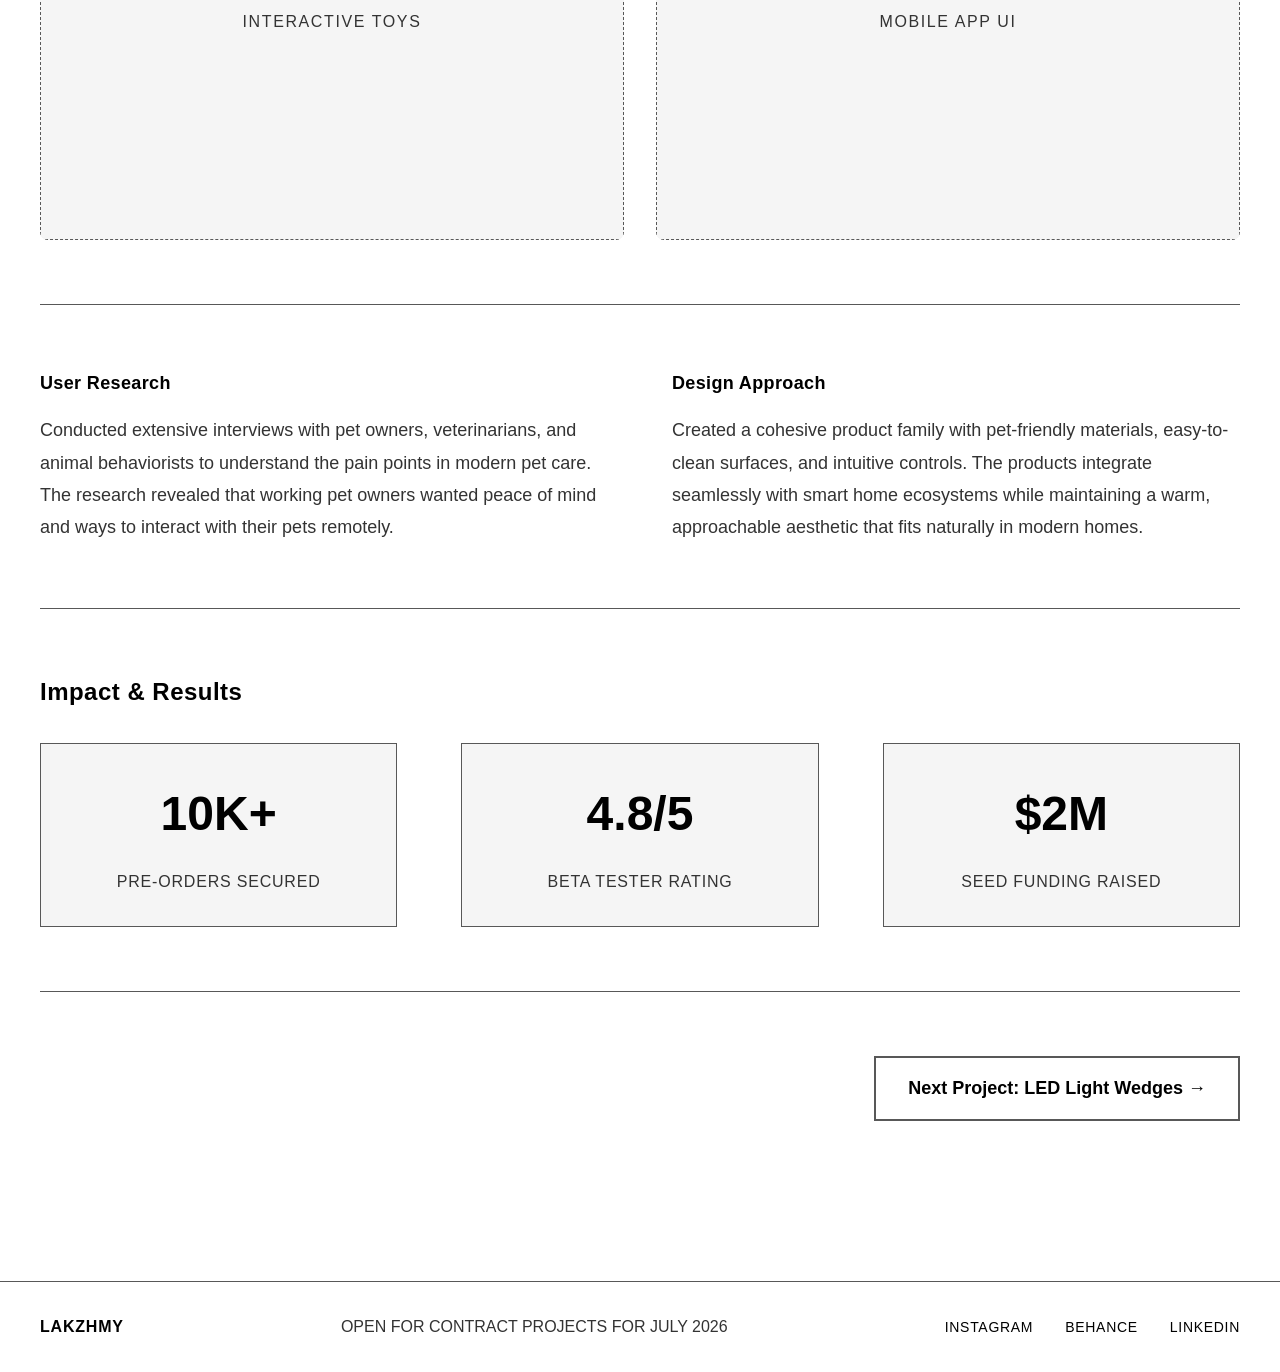
<file: projects/pet-care-startup.html>
<!DOCTYPE html>
<html lang="en">
<head>
    <meta charset="UTF-8">
    <meta name="viewport" content="width=device-width, initial-scale=1.0">
    <meta name="description" content="Pet Care Startup - Smart Design - Lakzhmy Mari Zaro Portfolio">
    <title>Pet Care Startup | Lakzhmy Mari Zaro</title>
    <link rel="stylesheet" href="../css/style.css">
    <link rel="stylesheet" href="../css/project.css">
</head>
<body>
    <button id="theme-toggle" class="theme-toggle" aria-label="Toggle theme">
        <span class="theme-icon"></span>
    </button>

    <header class="header">
        <div class="header-left">
            <a href="../index.html" class="logo">LAKZHMY</a>
        </div>
        <div class="header-center">
            <span class="portfolio-year">PORTFOLIO 2026</span>
        </div>
        <nav class="header-right">
            <a href="../index.html#projects" class="nav-link">Projects</a>
            <a href="../story.html" class="nav-link">Story</a>
            <a href="../index.html#contact" class="nav-link">Hello! :)</a>
        </nav>
    </header>

    <main class="project-main">
        <div class="back-nav">
            <a href="../index.html#projects" class="back-link">← Back to Projects</a>
        </div>

        <section class="project-header">
            <h1 class="project-main-title">Pet Care Startup - Smart Design</h1>
            <div class="project-meta">
                <div class="meta-item">
                    <span class="meta-label">Role</span>
                    <span class="meta-value">Lead Designer</span>
                </div>
                <div class="meta-item">
                    <span class="meta-label">Year</span>
                    <span class="meta-value">2022-2023</span>
                </div>
                <div class="meta-item">
                    <span class="meta-label">Category</span>
                    <span class="meta-value">Consumer Products</span>
                </div>
            </div>
        </section>

        <section class="project-section">
            <h2 class="section-heading">Overview</h2>
            <p class="project-description">
                A comprehensive smart pet care product line designed for modern pet owners who want to
                ensure their pets' wellbeing even when away from home. This startup project involved
                designing connected devices, accessories, and a mobile app ecosystem that work together
                to monitor, entertain, and care for pets throughout the day.
            </p>
        </section>

        <section class="project-section">
            <h2 class="section-heading">Product Ecosystem</h2>
            <div class="project-images-grid">
                <div class="project-image-card">
                    <div class="image-placeholder">
                        <span class="placeholder-text">Smart Feeder</span>
                    </div>
                </div>
                <div class="project-image-card">
                    <div class="image-placeholder">
                        <span class="placeholder-text">Activity Monitor</span>
                    </div>
                </div>
                <div class="project-image-card">
                    <div class="image-placeholder">
                        <span class="placeholder-text">Interactive Toys</span>
                    </div>
                </div>
                <div class="project-image-card">
                    <div class="image-placeholder">
                        <span class="placeholder-text">Mobile App UI</span>
                    </div>
                </div>
            </div>
        </section>

        <section class="project-section">
            <div class="two-column-section">
                <div class="column">
                    <h2 class="section-heading">User Research</h2>
                    <p class="project-description">
                        Conducted extensive interviews with pet owners, veterinarians, and animal
                        behaviorists to understand the pain points in modern pet care. The research
                        revealed that working pet owners wanted peace of mind and ways to interact
                        with their pets remotely.
                    </p>
                </div>
                <div class="column">
                    <h2 class="section-heading">Design Approach</h2>
                    <p class="project-description">
                        Created a cohesive product family with pet-friendly materials, easy-to-clean
                        surfaces, and intuitive controls. The products integrate seamlessly with smart
                        home ecosystems while maintaining a warm, approachable aesthetic that fits
                        naturally in modern homes.
                    </p>
                </div>
            </div>
        </section>

        <section class="project-section">
            <h2 class="section-heading">Impact & Results</h2>
            <div class="impact-grid">
                <div class="impact-item">
                    <h3 class="impact-number">10K+</h3>
                    <p class="impact-label">Pre-orders Secured</p>
                </div>
                <div class="impact-item">
                    <h3 class="impact-number">4.8/5</h3>
                    <p class="impact-label">Beta Tester Rating</p>
                </div>
                <div class="impact-item">
                    <h3 class="impact-number">$2M</h3>
                    <p class="impact-label">Seed Funding Raised</p>
                </div>
            </div>
        </section>

        <section class="project-navigation">
            <a href="led-light-wedges.html" class="next-project-link">
                Next Project: LED Light Wedges →
            </a>
        </section>
    </main>

    <footer class="footer">
        <div class="footer-left">
            <span class="footer-brand">LAKZHMY</span>
        </div>
        <div class="footer-center">
            <span class="footer-text">OPEN FOR CONTRACT PROJECTS FOR JULY 2026</span>
        </div>
        <div class="footer-right">
            <a href="https://instagram.com" target="_blank" rel="noopener" class="footer-link">INSTAGRAM</a>
            <a href="https://behance.net" target="_blank" rel="noopener" class="footer-link">BEHANCE</a>
            <a href="https://linkedin.com" target="_blank" rel="noopener" class="footer-link">LINKEDIN</a>
        </div>
    </footer>

    <script src="../js/main.js"></script>
</body>
</html>
</file>
<file: css/style.css>
/* ===========================
   CSS VARIABLES & THEMING
   =========================== */
:root {
    /* Light Theme (Default) */
    --bg-primary: #FFFFFF;
    --bg-secondary: #F5F5F5;
    --text-primary: #000000;
    --text-secondary: #333333;
    --border-color: #585858;
    --label-color: #585858;
    --hover-bg: #000000;
    --hover-text: #FFFFFF;

    /* Spacing */
    --spacing-xs: 0.5rem;
    --spacing-sm: 1rem;
    --spacing-md: 2rem;
    --spacing-lg: 4rem;
    --spacing-xl: 6rem;

    /* Typography */
    --font-family: 'Urbanist', -apple-system, BlinkMacSystemFont, 'Segoe UI', 'Helvetica Neue', Arial, sans-serif;
    --font-size-xs: 0.875rem;
    --font-size-sm: 1rem;
    --font-size-md: 1.125rem;
    --font-size-lg: 1.5rem;
    --font-size-xl: 3rem;
    --font-size-hero: 5rem;
}

/* Dark Theme */
[data-theme="dark"] {
    --bg-primary: #000000;
    --bg-secondary: #1A1A1A;
    --text-primary: #FFFFFF;
    --text-secondary: #CCCCCC;
    --border-color: #585858;
    --label-color: #585858;
    --hover-bg: #FFFFFF;
    --hover-text: #000000;
}

/* ===========================
   RESET & BASE STYLES
   =========================== */
* {
    margin: 0;
    padding: 0;
    box-sizing: border-box;
}

html {
    scroll-behavior: smooth;
}

body {
    font-family: var(--font-family);
    background-color: var(--bg-primary);
    color: var(--text-primary);
    line-height: 1.6;
    transition: background-color 0.3s ease, color 0.3s ease;
    overflow-x: hidden;
}

a {
    color: inherit;
    text-decoration: none;
    transition: all 0.3s ease;
}

img {
    max-width: 100%;
    height: auto;
    display: block;
}

/* ===========================
   THEME TOGGLE BUTTON
   =========================== */
.theme-toggle {
    position: fixed;
    bottom: 2rem;
    right: 2rem;
    z-index: 1000;
    width: 50px;
    height: 50px;
    border-radius: 50%;
    border: 2px solid var(--border-color);
    background-color: var(--bg-primary);
    cursor: pointer;
    display: flex;
    align-items: center;
    justify-content: center;
    transition: all 0.3s ease;
}

.theme-toggle:hover {
    background-color: var(--hover-bg);
    transform: rotate(180deg);
}

.theme-icon::before {
    content: '☀';
    font-size: 1.5rem;
    color: var(--text-primary);
    transition: all 0.3s ease;
}

[data-theme="dark"] .theme-icon::before {
    content: '☾';
    color: var(--text-primary);
}

.theme-toggle:hover .theme-icon::before {
    color: var(--hover-text);
}

/* ===========================
   HEADER
   =========================== */
.header {
    display: flex;
    justify-content: space-between;
    align-items: center;
    padding: 2rem 40px;
    position: sticky;
    top: 0;
    z-index: 100;
}

.logo {
    font-size: var(--font-size-md);
    font-weight: 600;
    letter-spacing: 0.05em;
    mix-blend-mode: difference;
    color: var(--text-primary);
}

.portfolio-year {
    font-size: var(--font-size-sm);
    font-weight: 500;
    letter-spacing: 0.1em;
    mix-blend-mode: difference;
    color: var(--text-primary);
}

.header-right {
    display: flex;
    gap: var(--spacing-md);
}

.nav-link {
    font-size: var(--font-size-sm);
    font-weight: 400;
    position: relative;
    mix-blend-mode: difference;
    color: var(--text-primary);
}

.nav-link::after {
    content: '';
    position: absolute;
    bottom: -4px;
    left: 0;
    width: 0;
    height: 2px;
    background-color: var(--text-primary);
    transition: width 0.3s ease;
    mix-blend-mode: difference;
}

.nav-link:hover::after {
    width: 100%;
}

/* ===========================
   MAIN CONTENT
   =========================== */
.main-content {
    margin: 0;
    padding: 0 40px;
}

/* ===========================
   HERO SECTION
   =========================== */
.hero {
    padding: var(--spacing-xl) 0;
    padding-bottom: 60px;
    text-align: left;
    width: 100%;
}

.hero-title {
    font-size: clamp(2rem, 10vw, 160px);
    font-weight: 700;
    letter-spacing: -0.02em;
    line-height: 1.1;
    width: 100%;
}

/* ===========================
   BIO SECTION
   =========================== */
.bio-section {
    padding: var(--spacing-lg) 0;
}

.bio-container {
    display: grid;
    grid-template-columns: 200px 1fr;
    gap: var(--spacing-lg);
}

.bio-label {
    font-size: var(--font-size-md);
    font-weight: 600;
    letter-spacing: 0.05em;
    color: var(--label-color);
}

.bio-text {
    font-size: var(--font-size-md);
    line-height: 1.8;
    color: var(--text-secondary);
}

/* ===========================
   SELECTED WORKS SECTION
   =========================== */
.selected-works {
    padding: var(--spacing-lg) 0;
    border-top: 0.5px solid var(--border-color);
}

.section-header {
    display: flex;
    justify-content: space-between;
    align-items: center;
    margin-bottom: var(--spacing-lg);
}

.section-title {
    font-size: var(--font-size-lg);
    font-weight: 600;
    letter-spacing: 0.05em;
}

.section-years {
    font-size: var(--font-size-sm);
    color: var(--text-secondary);
}

/* ===========================
   PROJECTS GRID
   =========================== */
.projects-grid {
    display: grid;
    grid-template-columns: repeat(2, 1fr);
    gap: var(--spacing-md);
    margin-bottom: var(--spacing-md);
}

.project-card {
    display: block;
    transition: transform 0.3s ease;
}

.project-image {
    width: 100%;
    aspect-ratio: 4/3;
    overflow: hidden;
    background-color: var(--bg-secondary);
    border-radius: 8px;
    margin-bottom: var(--spacing-sm);
}

.project-image img {
    width: 100%;
    height: 100%;
    object-fit: cover;
    transition: transform 0.3s ease;
}

.project-card:hover .project-image img {
    transform: scale(1.05);
}

.project-info {
    display: flex;
    justify-content: space-between;
    align-items: flex-start;
    gap: var(--spacing-md);
}

.project-details {
    text-align: left;
    flex-grow: 1;
}

.project-title {
    font-size: var(--font-size-md);
    font-weight: 600;
    letter-spacing: 0.02em;
    line-height: 1.4;
    margin-bottom: 0.25rem;
}

.project-subtitle {
    font-size: var(--font-size-sm);
    font-weight: 400;
    color: var(--text-secondary);
    line-height: 1.4;
}

.project-type {
    font-size: var(--font-size-sm);
    font-weight: 400;
    color: var(--text-secondary);
    text-transform: uppercase;
    letter-spacing: 0.05em;
    text-align: right;
    flex-shrink: 0;
    line-height: 1.4;
}

/* ===========================
   ARCHIVED WORKS LINK
   =========================== */
.archived-link {
    text-align: right;
    margin-top: var(--spacing-md);
}

.archived-works-link {
    font-size: var(--font-size-md);
    font-weight: 600;
    letter-spacing: 0.05em;
    display: inline-block;
    padding: var(--spacing-sm) 0;
}

.archived-works-link:hover {
    text-decoration: underline;
}

/* ===========================
   CONTACT SECTION
   =========================== */
.contact-section {
    padding: var(--spacing-lg) 0;
    border-top: 0.5px solid var(--border-color);
}

.contact-container {
    display: grid;
    grid-template-columns: 200px 1fr;
    gap: var(--spacing-lg);
}

.contact-label {
    font-size: var(--font-size-md);
    font-weight: 600;
    letter-spacing: 0.05em;
    color: var(--label-color);
}

.contact-content {
    display: flex;
    flex-direction: column;
    gap: var(--spacing-md);
}

.contact-text {
    font-size: var(--font-size-md);
    line-height: 1.8;
    color: var(--text-secondary);
}

.contact-email {
    font-weight: 600;
    color: var(--text-primary);
    text-decoration: none;
}

.contact-email:hover {
    text-decoration: underline;
}

/* ===========================
   FOOTER
   =========================== */
.footer {
    display: flex;
    justify-content: space-between;
    align-items: center;
    padding: 2rem 40px;
    border-top: 0.5px solid var(--border-color);
    margin-top: var(--spacing-xl);
}

.footer-brand {
    font-size: var(--font-size-sm);
    font-weight: 600;
    letter-spacing: 0.05em;
}

.footer-text {
    font-size: var(--font-size-sm);
    color: var(--text-secondary);
}

.footer-right {
    display: flex;
    gap: var(--spacing-md);
}

.footer-link {
    font-size: var(--font-size-xs);
    font-weight: 500;
    letter-spacing: 0.05em;
}

.footer-link:hover {
    text-decoration: underline;
}

/* ===========================
   RESPONSIVE DESIGN
   =========================== */

/* Tablet (768px - 1024px) */
@media (max-width: 1024px) {
    :root {
        --spacing-lg: 3rem;
        --spacing-xl: 4rem;
    }

    .bio-container,
    .contact-container {
        grid-template-columns: 150px 1fr;
    }
}

/* Mobile (max 768px) */
@media (max-width: 768px) {
    :root {
        --font-size-xl: 2rem;
        --font-size-lg: 1.25rem;
        --spacing-md: 1.5rem;
        --spacing-lg: 2rem;
        --spacing-xl: 3rem;
    }

    .theme-toggle {
        bottom: 1rem;
        right: 1rem;
        width: 40px;
        height: 40px;
    }

    .header {
        flex-direction: column;
        gap: var(--spacing-sm);
        padding: 1.5rem 40px;
        text-align: center;
    }

    .header-center {
        order: -1;
    }

    .header-right {
        gap: var(--spacing-sm);
    }

    .main-content {
        padding: 0 40px;
    }

    .footer {
        padding: 2rem 40px;
    }

    .bio-container,
    .contact-container {
        grid-template-columns: 1fr;
        gap: var(--spacing-sm);
    }

    .projects-grid {
        grid-template-columns: 1fr;
        gap: var(--spacing-sm);
    }

    .footer {
        flex-direction: column;
        gap: var(--spacing-sm);
        text-align: center;
    }

    .footer-right {
        flex-direction: column;
        gap: var(--spacing-xs);
    }
}

/* Small Mobile (max 480px) */
@media (max-width: 480px) {
    .hero-title {
        word-break: break-word;
    }

    .header-right {
        flex-direction: column;
        gap: 0.5rem;
    }
}
</file>
<file: css/story.css>
/* ===========================
   STORY PAGE STYLES
   =========================== */

.story-main {
    margin: 0;
    padding: 0 40px;
}

/* ===========================
   HERO SECTION
   =========================== */
.story-hero {
    padding: var(--spacing-xl) 0;
    text-align: left;
    border-bottom: 1px solid var(--border-color);
}

.story-title {
    font-size: 5rem;
    font-weight: 700;
    letter-spacing: -0.02em;
    line-height: 1.1;
    margin-bottom: var(--spacing-sm);
}

.story-subtitle {
    font-size: var(--font-size-lg);
    color: var(--text-secondary);
    font-weight: 400;
}

/* ===========================
   STORY SECTIONS
   =========================== */
.story-section {
    padding: var(--spacing-xl) 0;
    border-bottom: 1px solid var(--border-color);
}

.story-content {
    max-width: 800px;
}

.story-heading {
    font-size: var(--font-size-xl);
    font-weight: 600;
    margin-bottom: var(--spacing-md);
    letter-spacing: 0.02em;
}

.story-text {
    font-size: var(--font-size-md);
    line-height: 1.8;
    color: var(--text-secondary);
    margin-bottom: var(--spacing-md);
}

.story-text:last-child {
    margin-bottom: 0;
}

/* ===========================
   EXPERIENCE SECTION
   =========================== */
.experience-grid {
    display: flex;
    flex-direction: column;
    gap: var(--spacing-lg);
}

.experience-item {
    padding-bottom: var(--spacing-md);
    border-bottom: 1px solid var(--border-color);
}

.experience-item:last-child {
    border-bottom: none;
    padding-bottom: 0;
}

.experience-year {
    font-size: var(--font-size-sm);
    color: var(--text-secondary);
    text-transform: uppercase;
    letter-spacing: 0.1em;
    margin-bottom: var(--spacing-xs);
}

.experience-title {
    font-size: var(--font-size-lg);
    font-weight: 600;
    margin-bottom: var(--spacing-sm);
}

.experience-description {
    font-size: var(--font-size-md);
    line-height: 1.8;
    color: var(--text-secondary);
}

/* ===========================
   SKILLS SECTION
   =========================== */
.skills-grid {
    display: grid;
    grid-template-columns: repeat(3, 1fr);
    gap: var(--spacing-lg);
    margin-top: var(--spacing-md);
}

.skill-category {
    padding: var(--spacing-md);
    border: 1px solid var(--border-color);
    background-color: var(--bg-secondary);
}

.skill-category-title {
    font-size: var(--font-size-md);
    font-weight: 600;
    margin-bottom: var(--spacing-sm);
    letter-spacing: 0.05em;
}

.skill-list {
    list-style: none;
    padding: 0;
}

.skill-list li {
    font-size: var(--font-size-sm);
    color: var(--text-secondary);
    padding: var(--spacing-xs) 0;
    border-bottom: 1px solid var(--border-color);
}

.skill-list li:last-child {
    border-bottom: none;
}

/* ===========================
   PHILOSOPHY SECTION
   =========================== */
.philosophy-grid {
    display: grid;
    grid-template-columns: repeat(2, 1fr);
    gap: var(--spacing-lg);
    margin-top: var(--spacing-md);
}

.philosophy-item {
    padding: var(--spacing-md);
}

.philosophy-title {
    font-size: var(--font-size-lg);
    font-weight: 600;
    margin-bottom: var(--spacing-sm);
}

.philosophy-text {
    font-size: var(--font-size-sm);
    line-height: 1.8;
    color: var(--text-secondary);
}

/* ===========================
   CTA SECTION
   =========================== */
.cta-section {
    text-align: center;
}

.cta-section .story-content {
    max-width: 600px;
    margin: 0 auto;
}

.cta-button {
    display: inline-block;
    padding: var(--spacing-sm) var(--spacing-lg);
    margin-top: var(--spacing-md);
    font-size: var(--font-size-md);
    font-weight: 600;
    border: 2px solid var(--border-color);
    background-color: var(--bg-primary);
    color: var(--text-primary);
    text-decoration: none;
    transition: all 0.3s ease;
    letter-spacing: 0.05em;
}

.cta-button:hover {
    background-color: var(--hover-bg);
    color: var(--hover-text);
    transform: translateY(-2px);
}

/* ===========================
   ACTIVE NAV LINK
   =========================== */
.nav-link.active {
    font-weight: 600;
}

.nav-link.active::after {
    width: 100%;
}

/* ===========================
   RESPONSIVE STORY PAGE
   =========================== */

@media (max-width: 1024px) {
    .story-title {
        font-size: 4rem;
    }

    .skills-grid {
        grid-template-columns: repeat(2, 1fr);
    }
}

@media (max-width: 768px) {
    .story-main {
        padding: 0 40px;
    }

    .story-title {
        font-size: 2.5rem;
    }

    .story-subtitle {
        font-size: var(--font-size-md);
    }

    .story-heading {
        font-size: var(--font-size-lg);
    }

    .skills-grid {
        grid-template-columns: 1fr;
        gap: var(--spacing-md);
    }

    .philosophy-grid {
        grid-template-columns: 1fr;
        gap: var(--spacing-md);
    }

    .experience-grid {
        gap: var(--spacing-md);
    }
}

@media (max-width: 480px) {
    .story-title {
        font-size: 2rem;
    }

    .cta-button {
        display: block;
        width: 100%;
    }
}
</file>
<file: css/project.css>
/* ===========================
   PROJECT PAGE STYLES
   =========================== */

.project-main {
    margin: 0;
    padding: 0 40px;
}

/* ===========================
   BACK NAVIGATION
   =========================== */
.back-nav {
    padding: var(--spacing-md) 0;
}

.back-link {
    font-size: var(--font-size-sm);
    font-weight: 500;
    display: inline-flex;
    align-items: center;
    gap: 0.5rem;
    transition: transform 0.3s ease;
}

.back-link:hover {
    transform: translateX(-5px);
}

/* ===========================
   PROJECT HEADER
   =========================== */
.project-header {
    padding: var(--spacing-lg) 0;
    border-bottom: 1px solid var(--border-color);
}

.project-main-title {
    font-size: 4rem;
    font-weight: 700;
    letter-spacing: -0.02em;
    margin-bottom: var(--spacing-md);
    line-height: 1.1;
}

.project-meta {
    display: flex;
    gap: var(--spacing-lg);
}

.meta-item {
    display: flex;
    flex-direction: column;
    gap: 0.25rem;
}

.meta-label {
    font-size: var(--font-size-xs);
    text-transform: uppercase;
    letter-spacing: 0.1em;
    color: var(--text-secondary);
    font-weight: 500;
}

.meta-value {
    font-size: var(--font-size-md);
    font-weight: 500;
}

/* ===========================
   PROJECT SECTIONS
   =========================== */
.project-section {
    padding: var(--spacing-lg) 0;
    border-bottom: 1px solid var(--border-color);
}

.section-heading {
    font-size: var(--font-size-lg);
    font-weight: 600;
    margin-bottom: var(--spacing-md);
    letter-spacing: 0.02em;
}

.project-description {
    font-size: var(--font-size-md);
    line-height: 1.8;
    color: var(--text-secondary);
    max-width: 800px;
}

/* ===========================
   PROJECT IMAGES GRID
   =========================== */
.project-images-grid {
    display: grid;
    grid-template-columns: repeat(2, 1fr);
    gap: var(--spacing-md);
    margin-top: var(--spacing-md);
}

.project-images-grid.three-col {
    grid-template-columns: repeat(3, 1fr);
}

.project-images-grid.single-col {
    grid-template-columns: 1fr;
}

.project-image-card {
    background-color: var(--bg-secondary);
    overflow: hidden;
    transition: transform 0.3s ease;
    border-radius: 8px;
}

.project-image-card:hover {
    transform: translateY(-5px);
}

/* Gray Placeholder Boxes */
.image-placeholder {
    width: 100%;
    aspect-ratio: 4/3;
    background-color: var(--bg-secondary);
    display: flex;
    align-items: center;
    justify-content: center;
    border: 1px dashed var(--border-color);
    position: relative;
}

.image-placeholder.wide {
    aspect-ratio: 16/9;
}

.placeholder-text {
    font-size: var(--font-size-sm);
    color: var(--text-secondary);
    text-align: center;
    padding: var(--spacing-sm);
    text-transform: uppercase;
    letter-spacing: 0.1em;
    font-weight: 500;
}

/* When actual images are added */
.project-image-card img {
    width: 100%;
    height: 100%;
    object-fit: cover;
    display: block;
}

/* ===========================
   TWO COLUMN SECTION
   =========================== */
.two-column-section {
    display: grid;
    grid-template-columns: repeat(2, 1fr);
    gap: var(--spacing-lg);
}

.column .section-heading {
    font-size: var(--font-size-md);
    margin-bottom: var(--spacing-sm);
}

/* ===========================
   IMPACT SECTION
   =========================== */
.impact-grid {
    display: grid;
    grid-template-columns: repeat(3, 1fr);
    gap: var(--spacing-lg);
    margin-top: var(--spacing-md);
}

.impact-item {
    text-align: center;
    padding: var(--spacing-md);
    border: 1px solid var(--border-color);
    background-color: var(--bg-secondary);
    transition: transform 0.3s ease;
}

.impact-item:hover {
    transform: translateY(-5px);
}

.impact-number {
    font-size: 3rem;
    font-weight: 700;
    margin-bottom: var(--spacing-sm);
}

.impact-label {
    font-size: var(--font-size-sm);
    color: var(--text-secondary);
    text-transform: uppercase;
    letter-spacing: 0.05em;
}

/* ===========================
   PROJECT NAVIGATION
   =========================== */
.project-navigation {
    padding: var(--spacing-lg) 0;
    text-align: right;
}

.next-project-link {
    font-size: var(--font-size-md);
    font-weight: 600;
    display: inline-block;
    padding: var(--spacing-sm) var(--spacing-md);
    border: 2px solid var(--border-color);
    transition: all 0.3s ease;
}

.next-project-link:hover {
    background-color: var(--hover-bg);
    color: var(--hover-text);
}

/* ===========================
   RESPONSIVE PROJECT PAGES
   =========================== */

@media (max-width: 1024px) {
    .project-main-title {
        font-size: 3rem;
    }

    .project-images-grid.three-col {
        grid-template-columns: repeat(2, 1fr);
    }
}

@media (max-width: 768px) {
    .project-main {
        padding: 0 40px;
    }

    .project-main-title {
        font-size: 2.5rem;
    }

    .project-meta {
        flex-direction: column;
        gap: var(--spacing-sm);
    }

    .project-images-grid,
    .project-images-grid.three-col {
        grid-template-columns: 1fr;
        gap: var(--spacing-sm);
    }

    .two-column-section {
        grid-template-columns: 1fr;
        gap: var(--spacing-md);
    }

    .impact-grid {
        grid-template-columns: 1fr;
        gap: var(--spacing-sm);
    }
}

@media (max-width: 480px) {
    .project-main-title {
        font-size: 2rem;
    }

    .impact-number {
        font-size: 2rem;
    }
}
</file>
